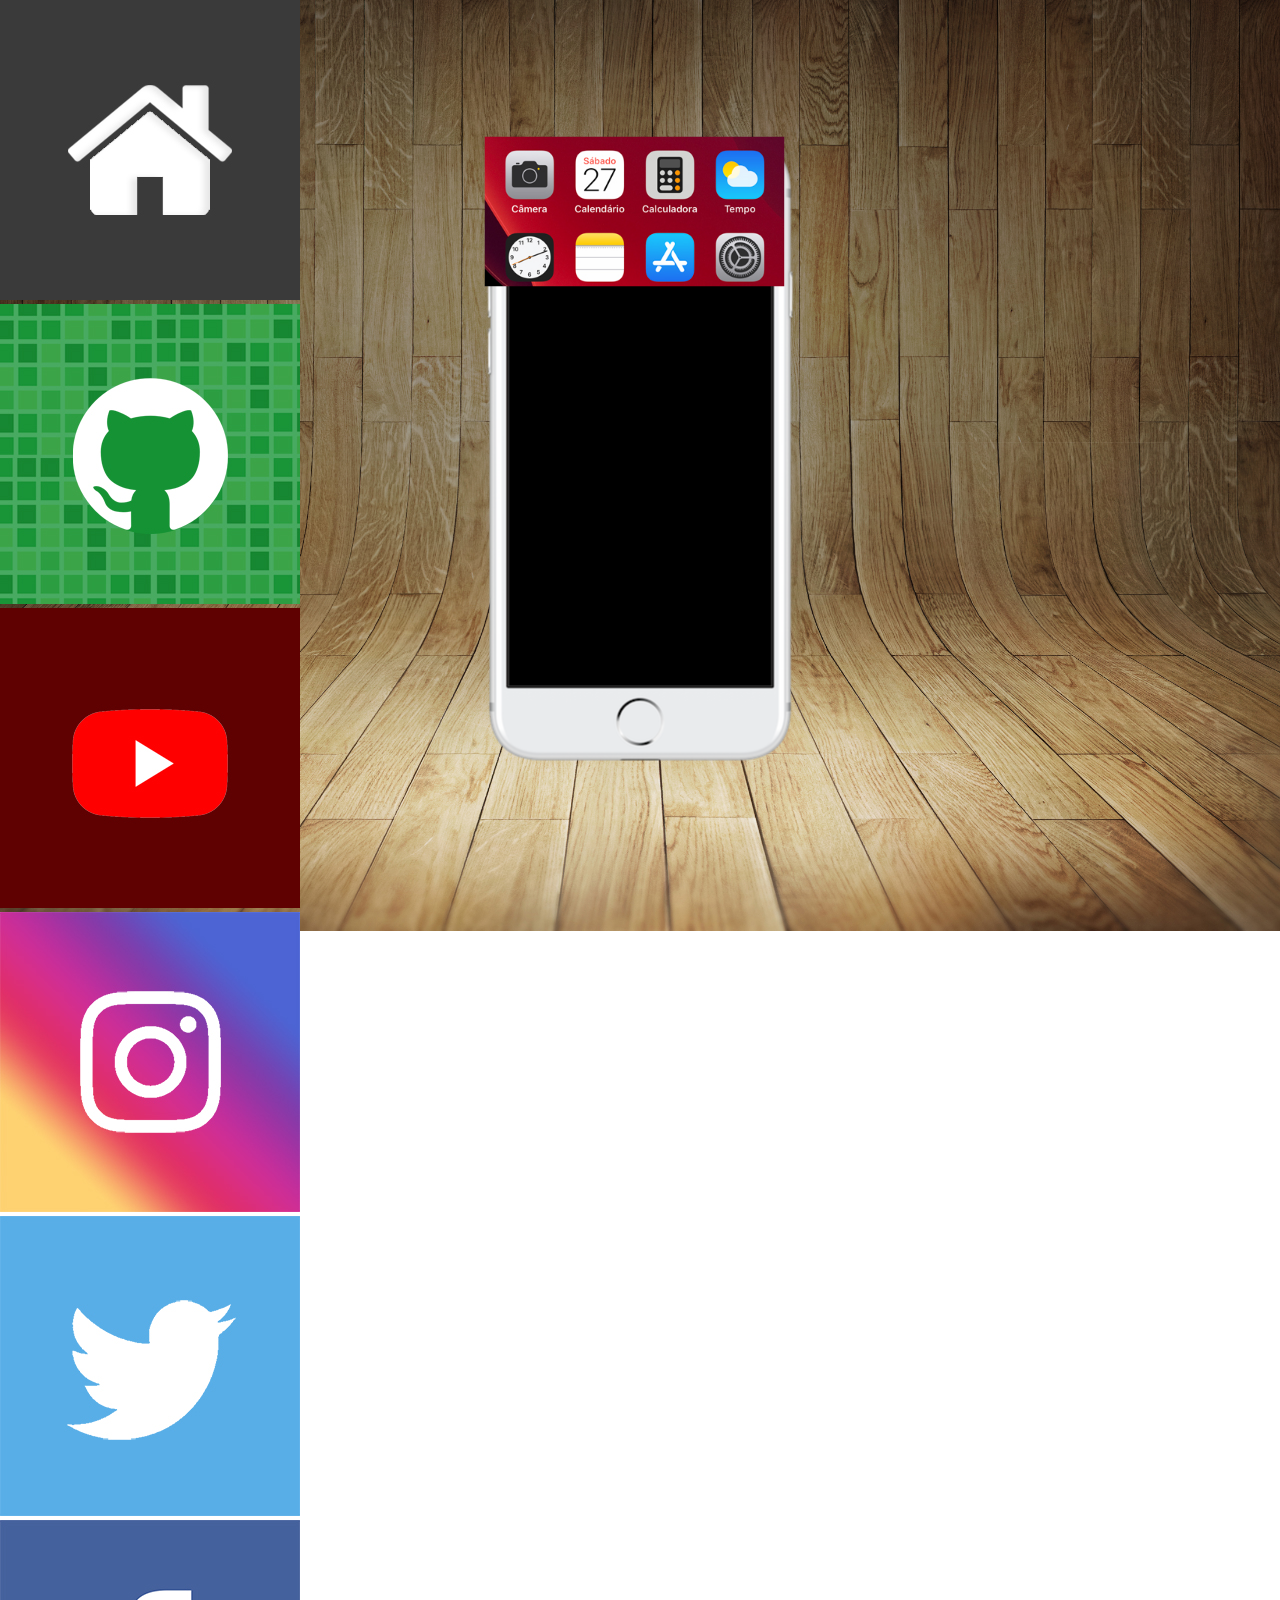
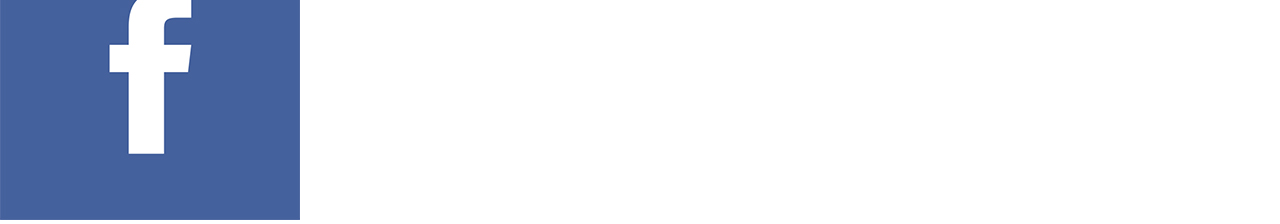
<file: index.html>
<!DOCTYPE html>
<html lang="en">
<head>
    <meta charset="UTF-8">
    <meta name="viewport" content="width=device-width, initial-scale=1.0">
    <link rel="shortcut icon" href="favicon.ico" type="image/x-icon">
    <link rel="stylesheet" href="estilo/style.css">
    <title>Projeto Redes Social</title>
</head>
<body>
    <main>
        <section id="telefone">
            <iframe src="home.html" frameborder="0" name="tela" id="tela">
                Seu nave navergador não é compativel
            </iframe>
        </section>
        <section id="redes-sociais">
            <a href="home.html" target="tela"><img src="imagens/logo-home.jpg" alt=""></a> <br>
            <a href="git.html" target="tela"><img src="imagens/logo-github.jpg" alt=""></a> <br>
            <a href="yout.html" target="tela"><img src="imagens/logo-youtube.jpg" alt=""></a> <br>
            <a href="ista.html" target="tela"><img src="imagens/logo-instagram.jpg" alt=""></a> <br>
            <a href="#" target="tela"><img src="imagens/logo-twitter.jpg" alt=""></a> <br>
            <a href="#" target="tela"><img src="imagens/logo-facebook.jpg" alt=""></a>
        </section>
    </main>
</body>
</html>
</file>
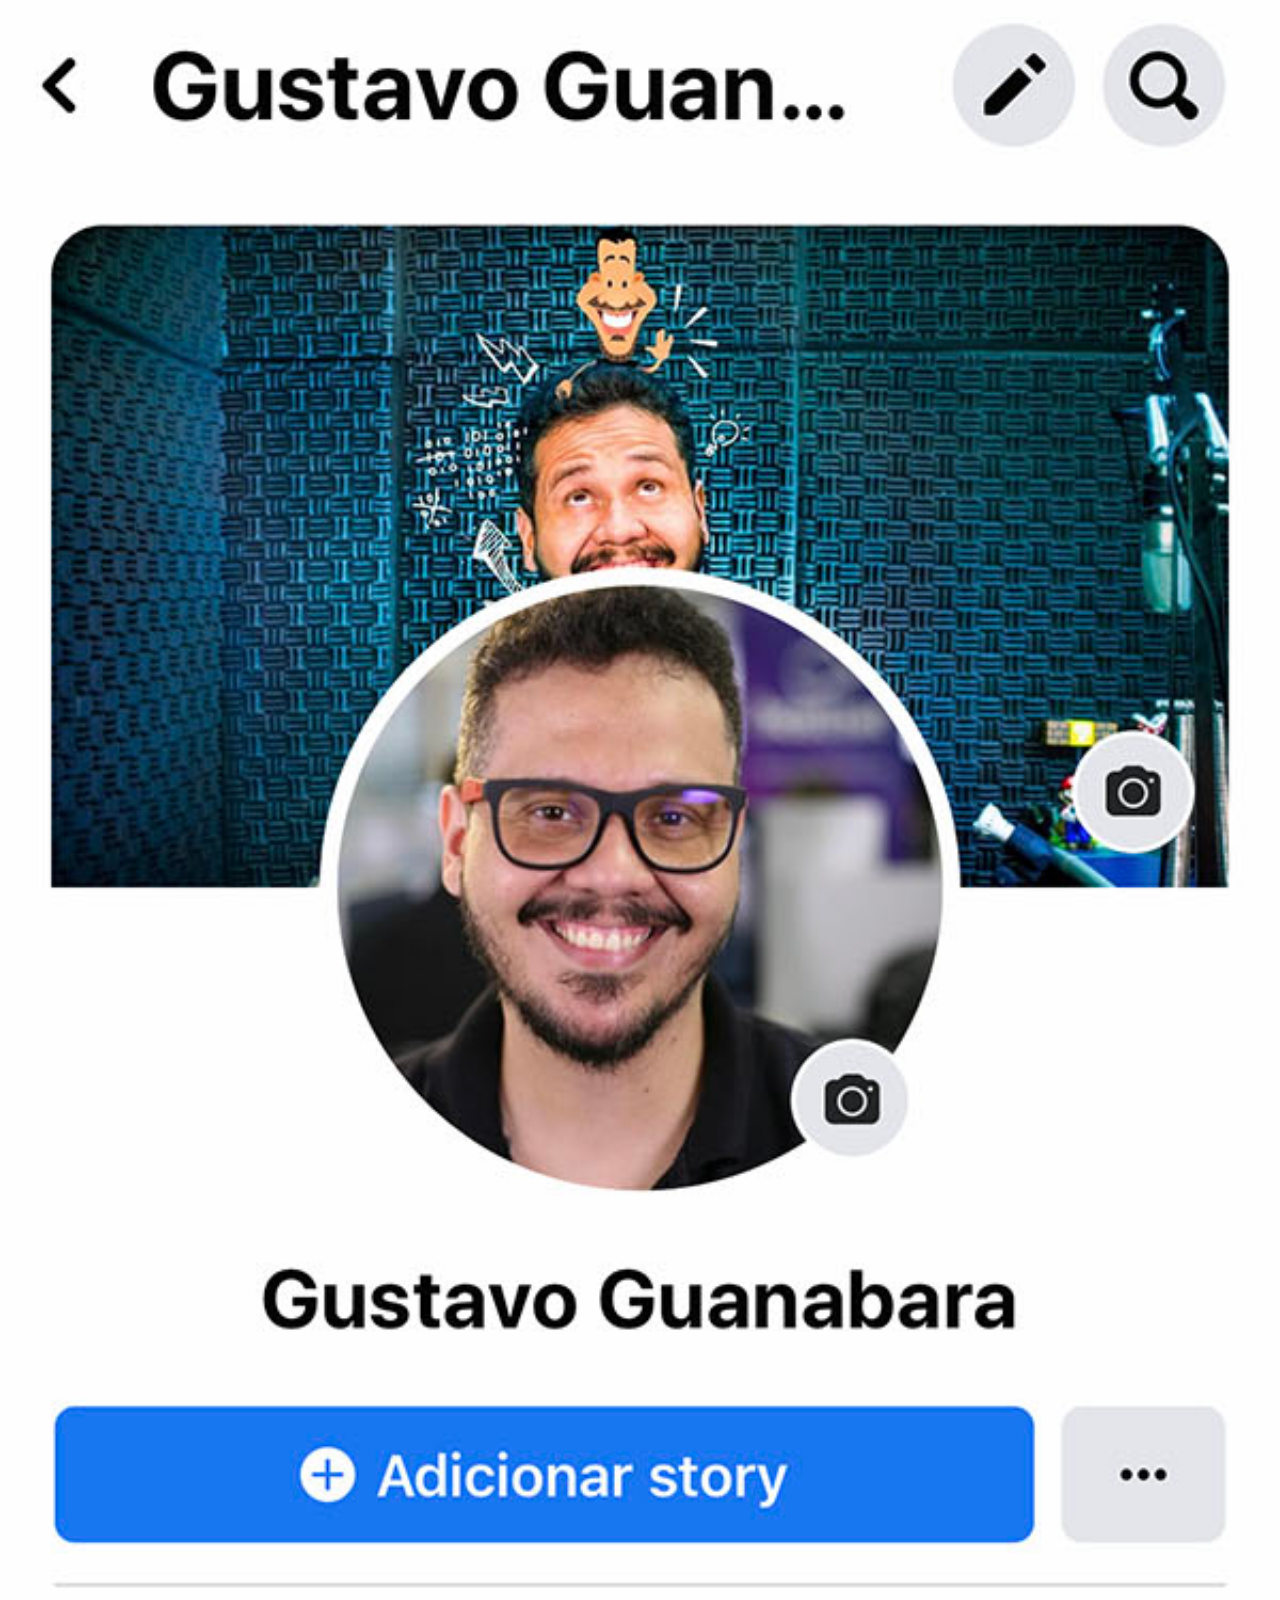
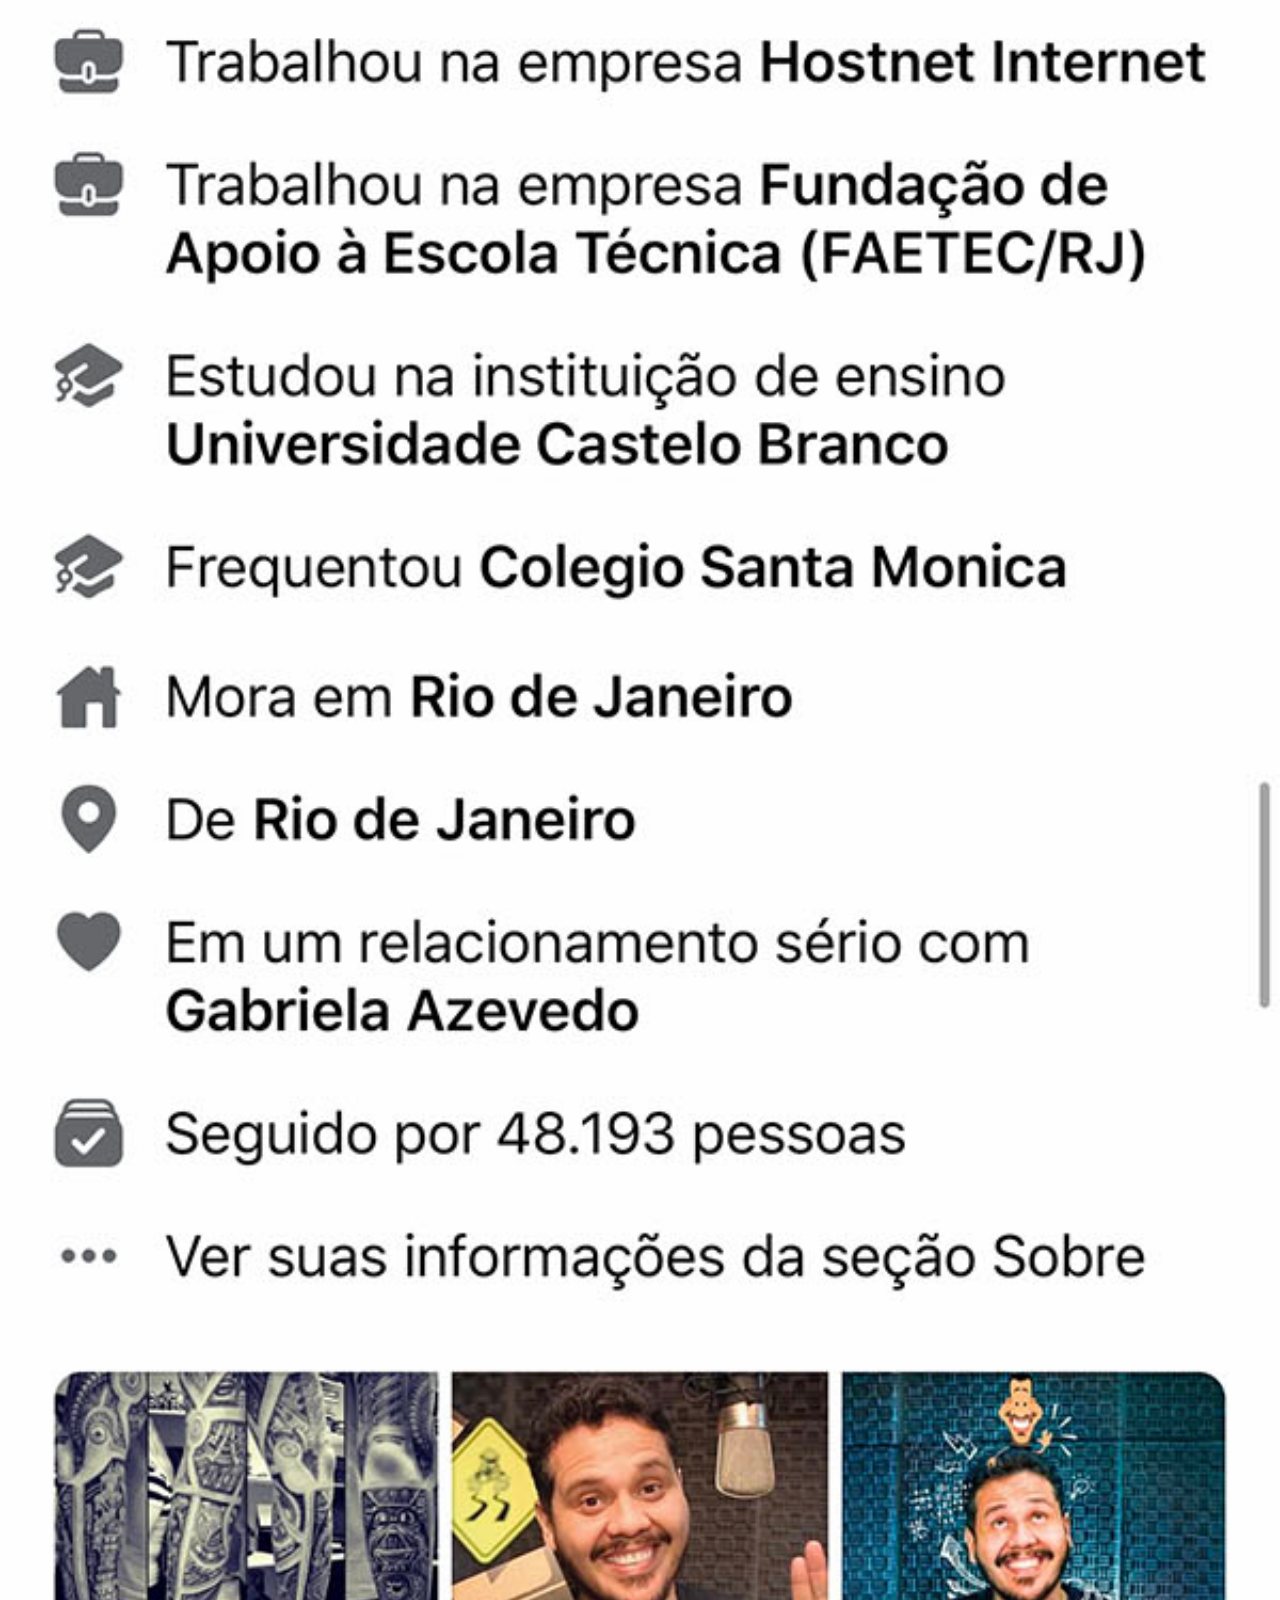
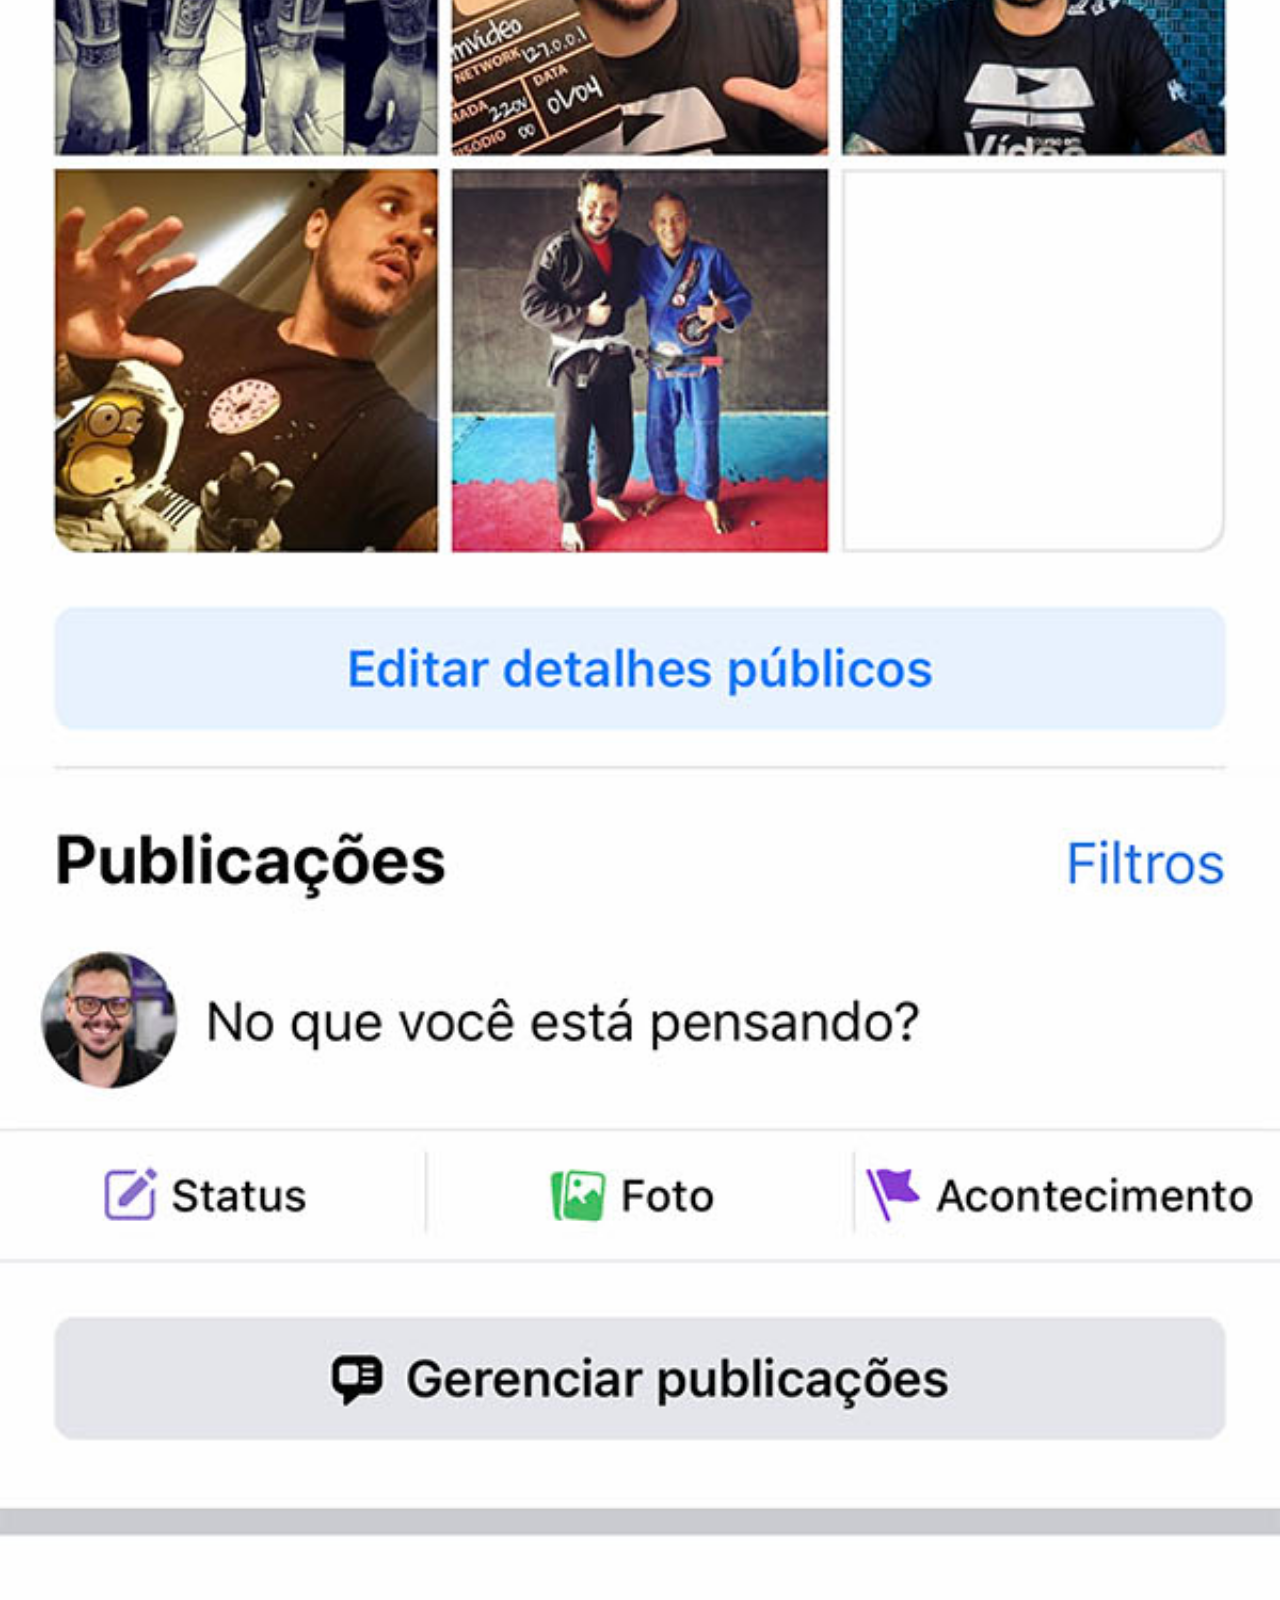
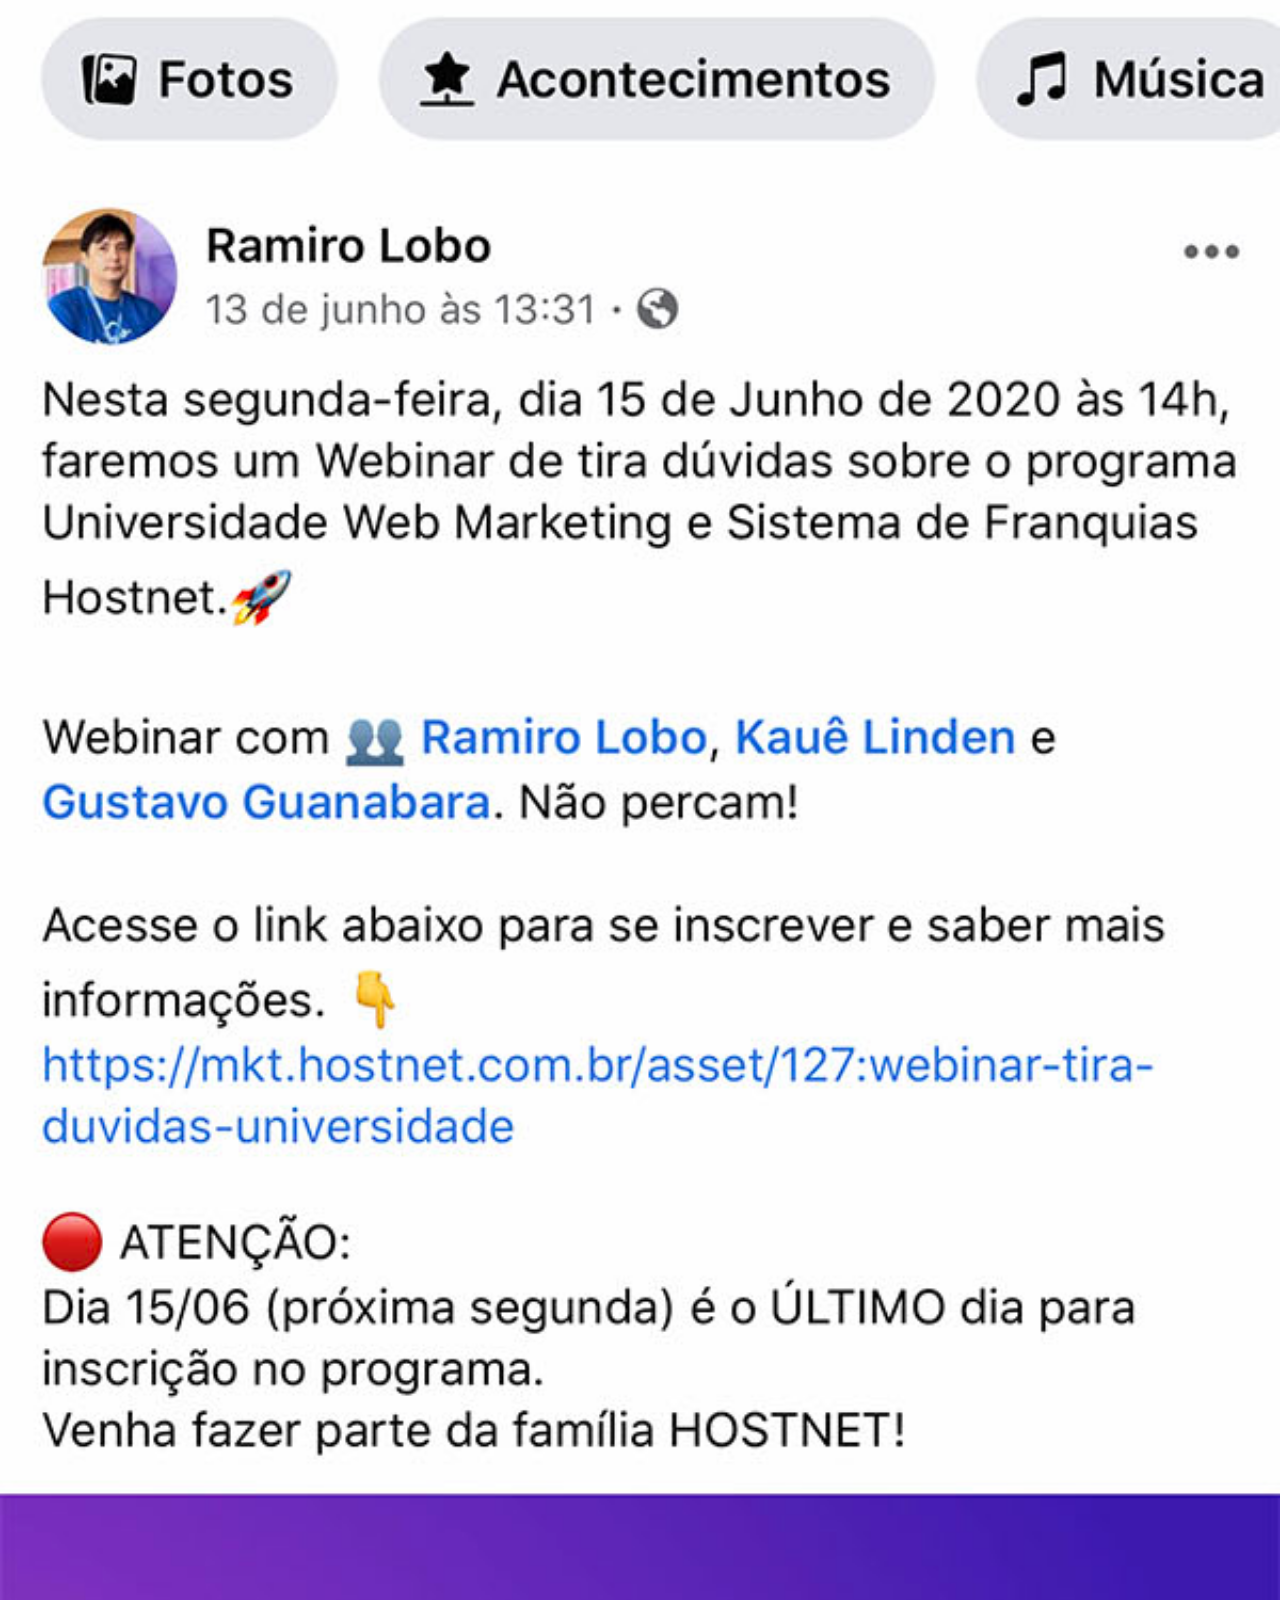
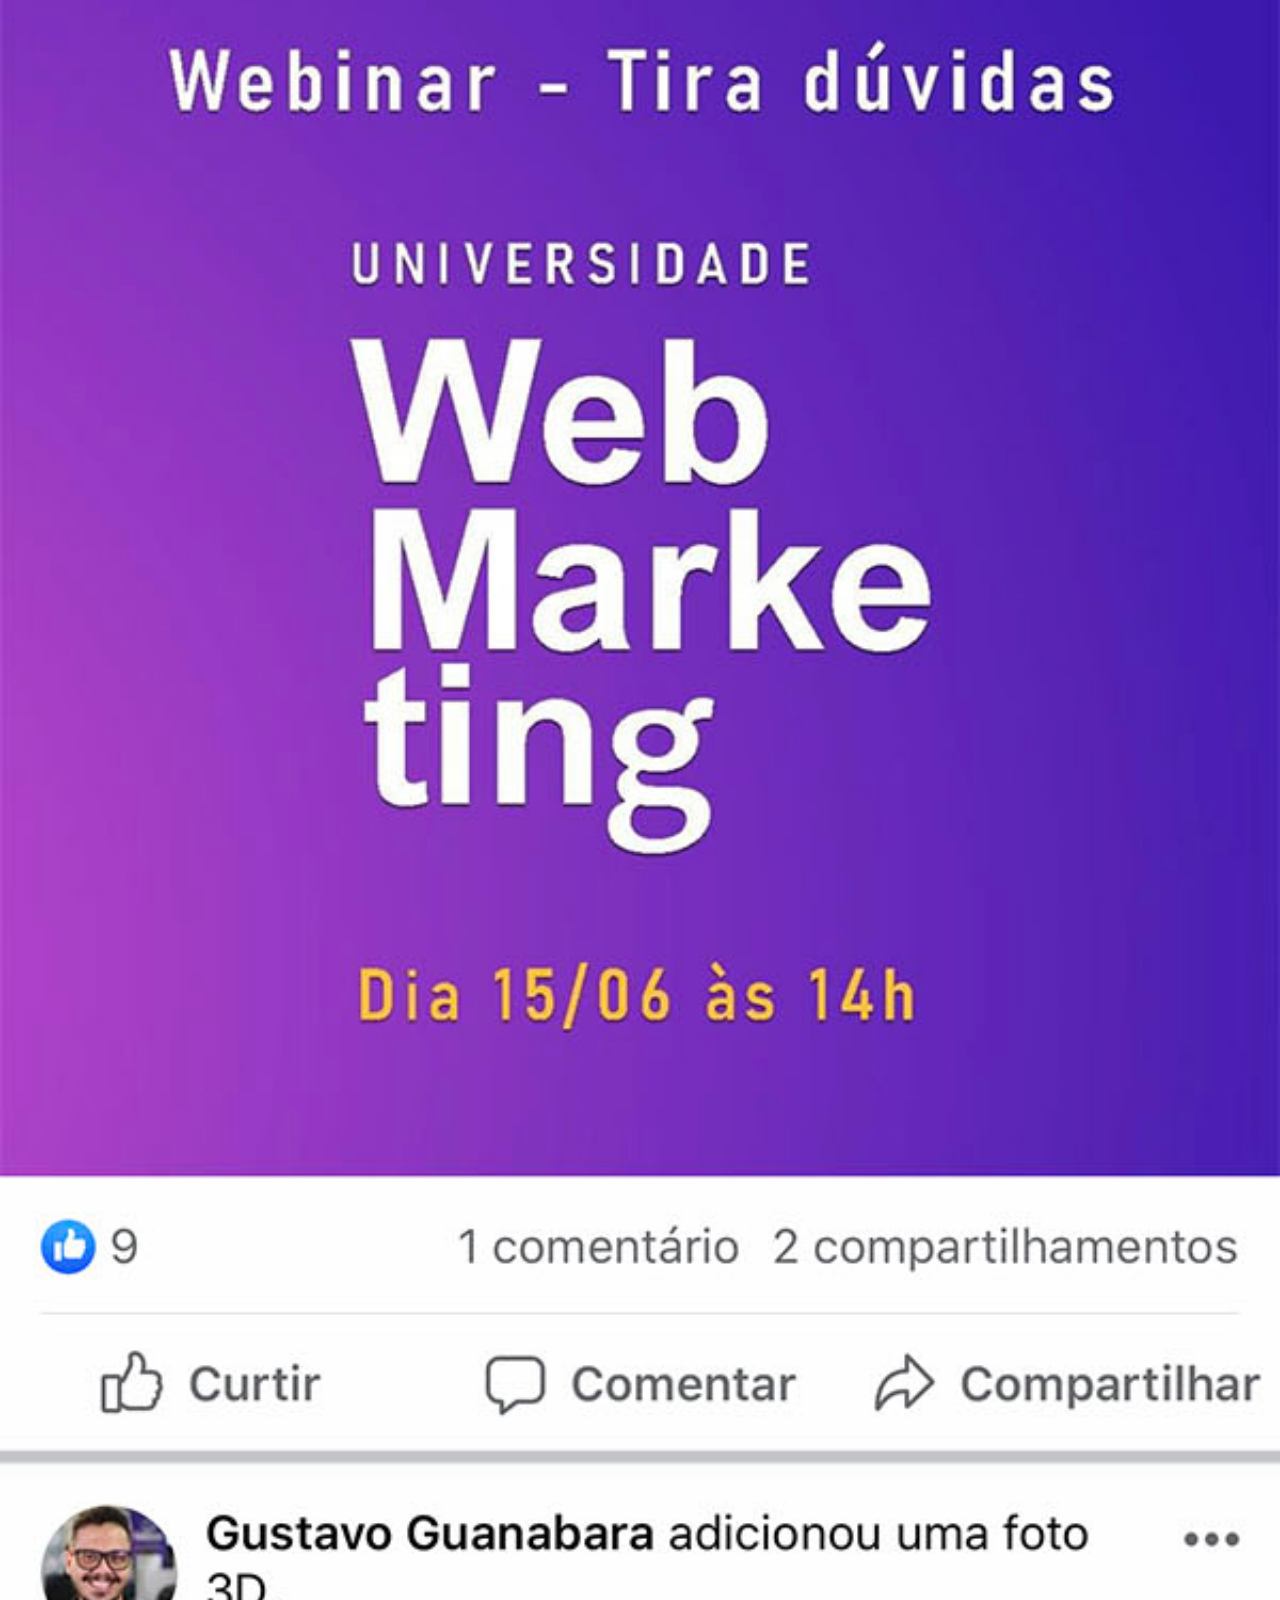
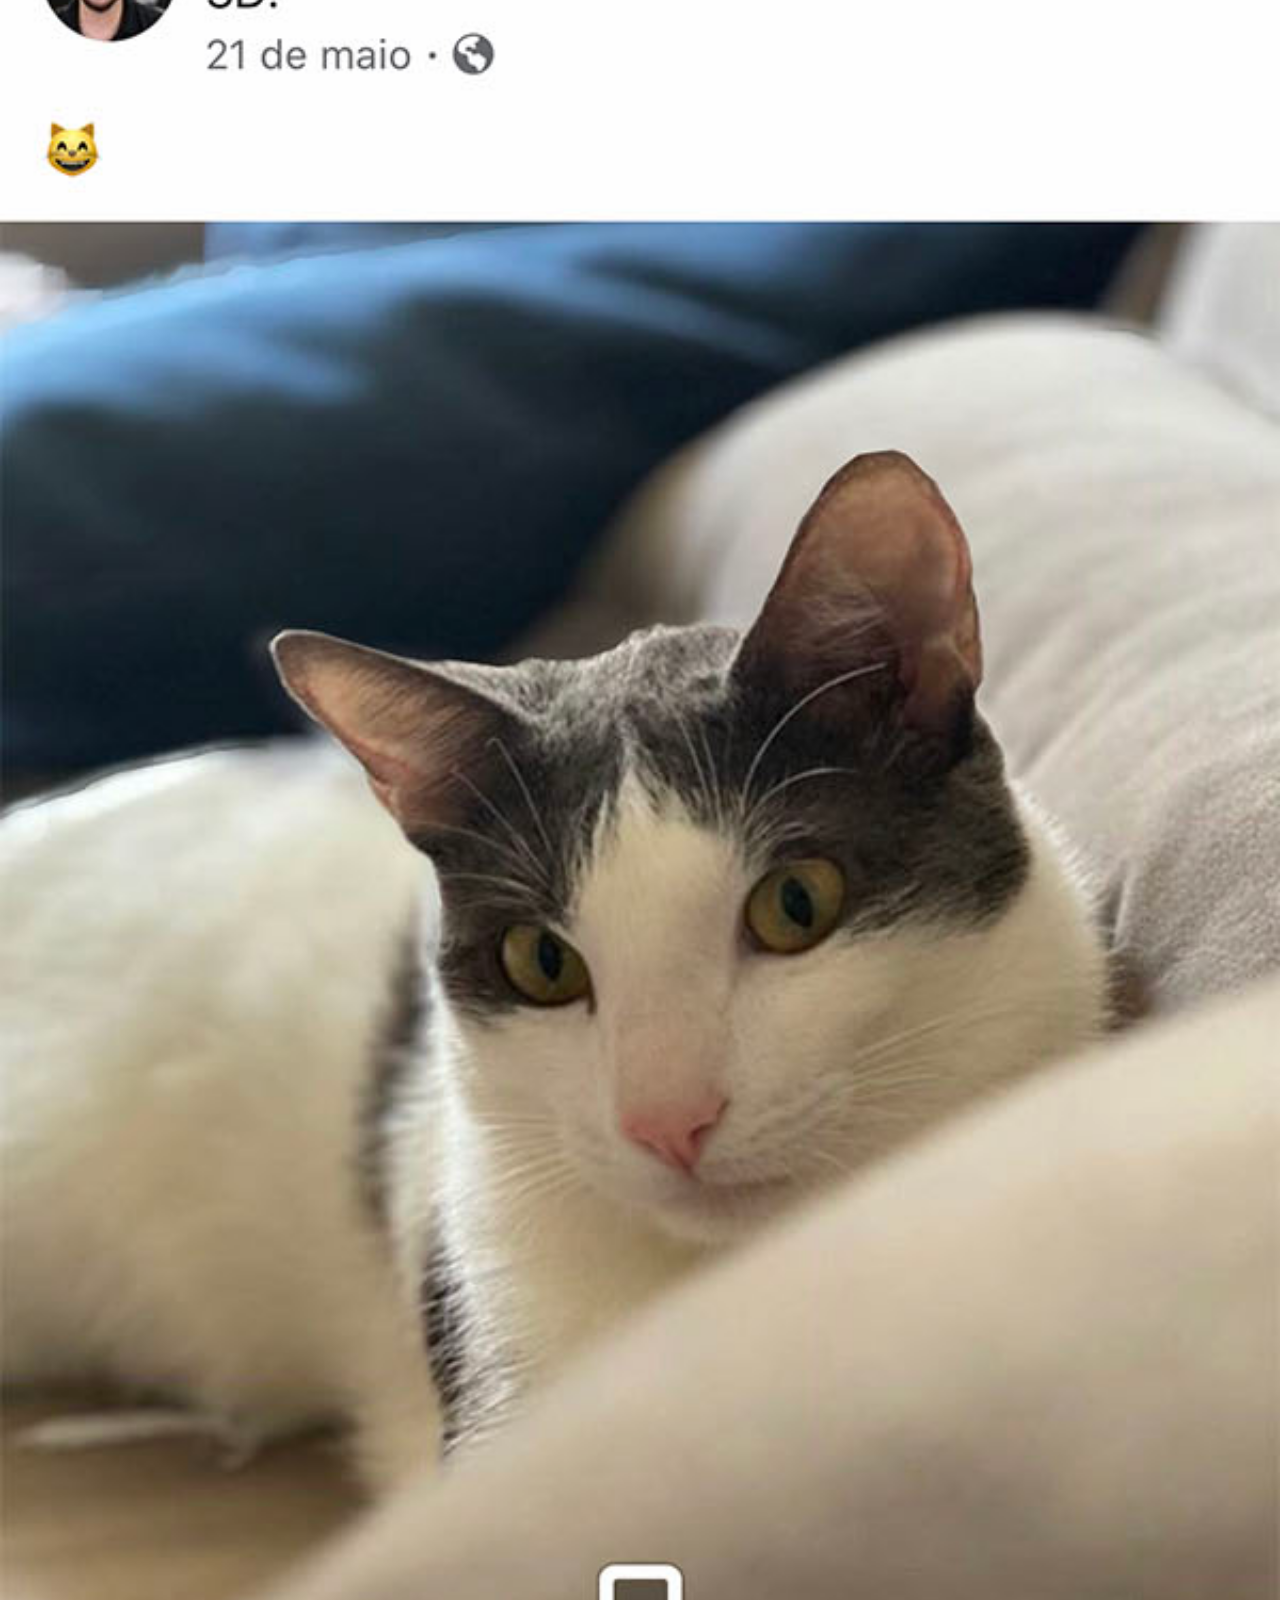
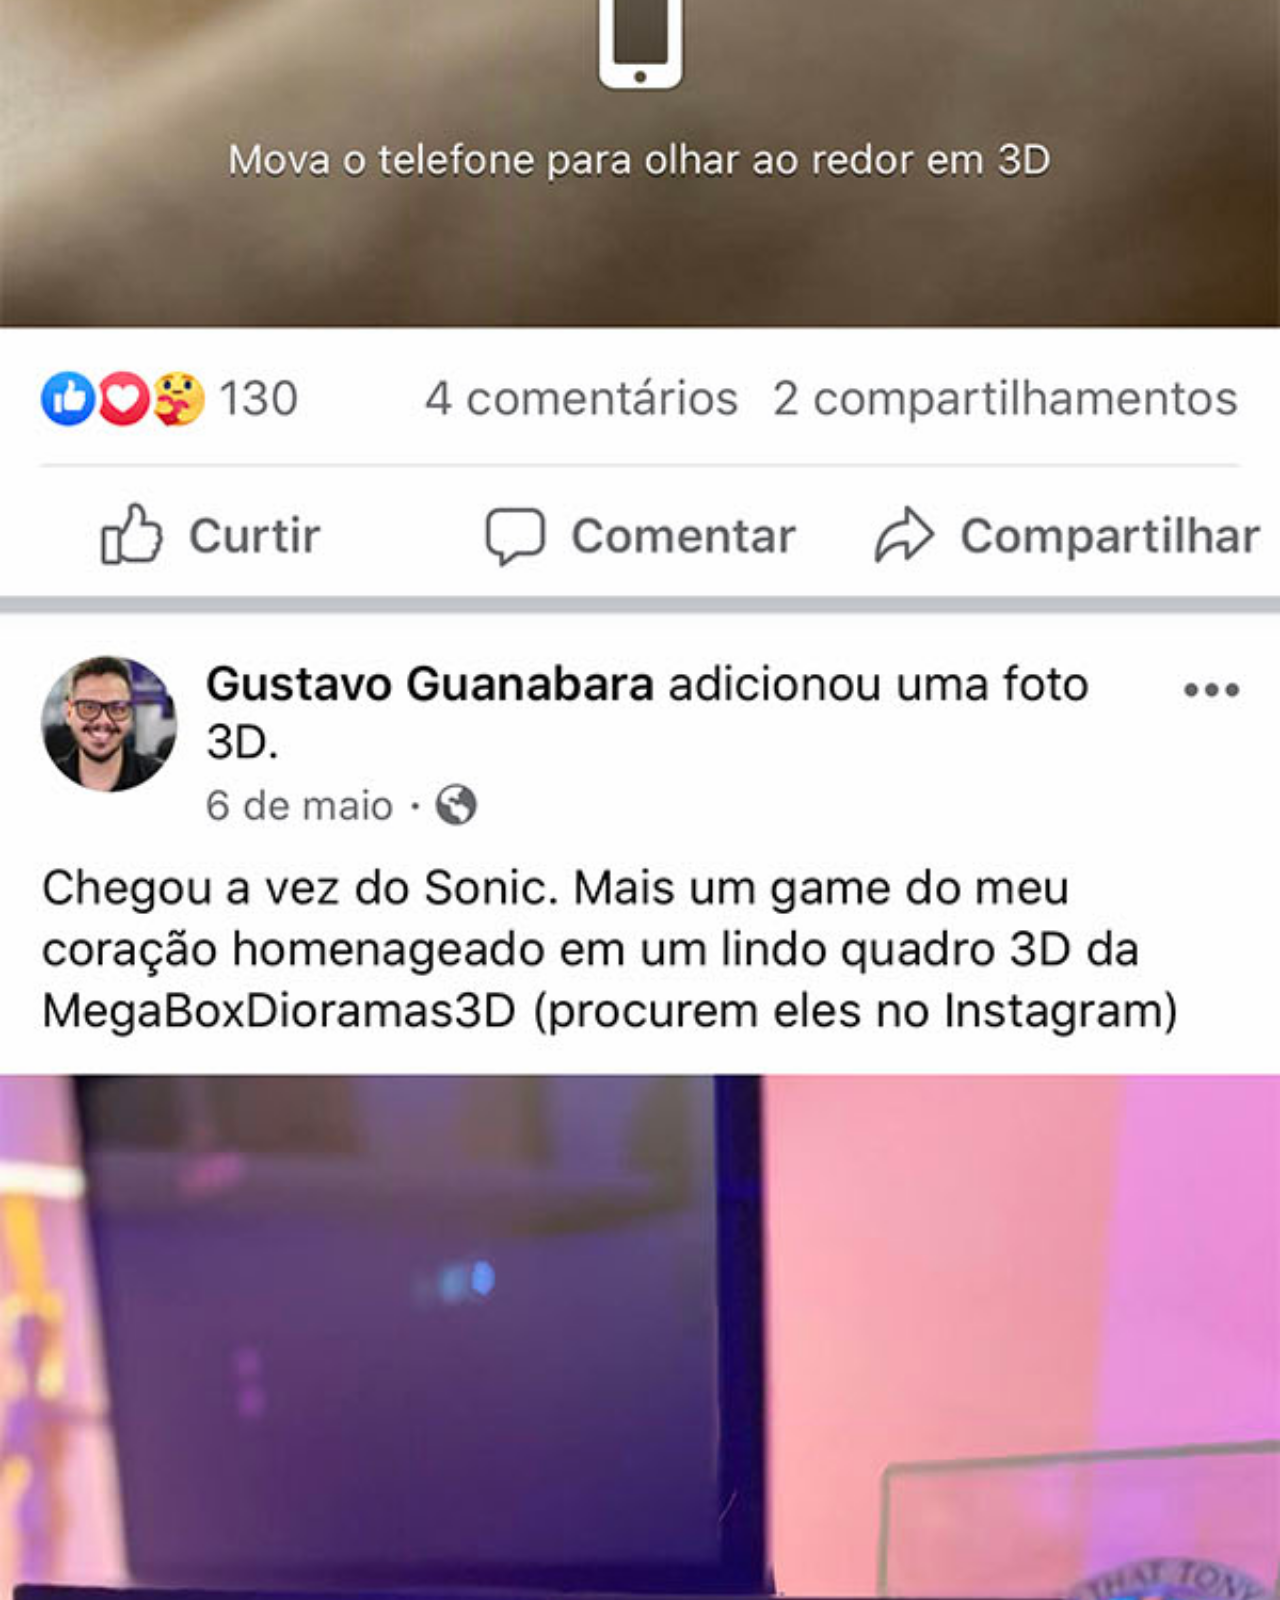
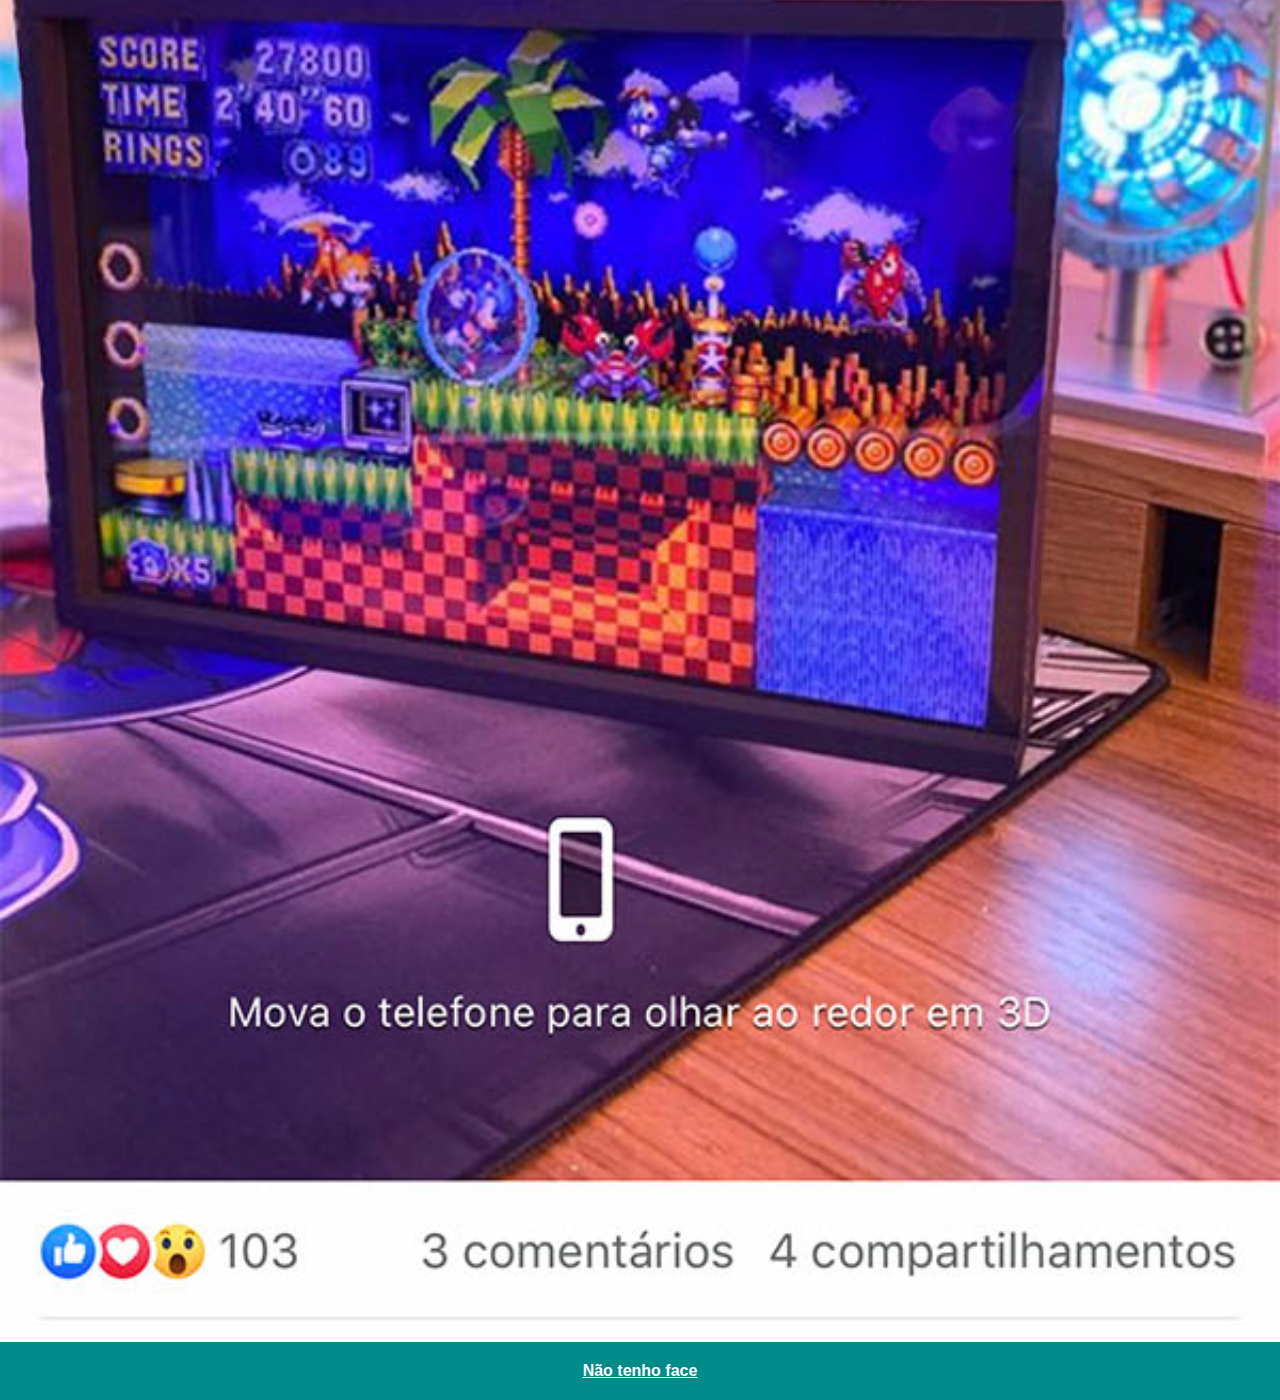
<file: facebok.html>
<!DOCTYPE html>
<html lang="en">
<head>
    <meta charset="UTF-8">
    <meta name="viewport" content="width=device-width, initial-scale=1.0">
    <title>facebok</title>
    <link rel="stylesheet" href="estilo/social.css">
</head>
<body>
    <img src="imagens/tela-facebook.jpg" alt="">
    <a href="#">Não tenho face</a>
</body>
</html>
</file>
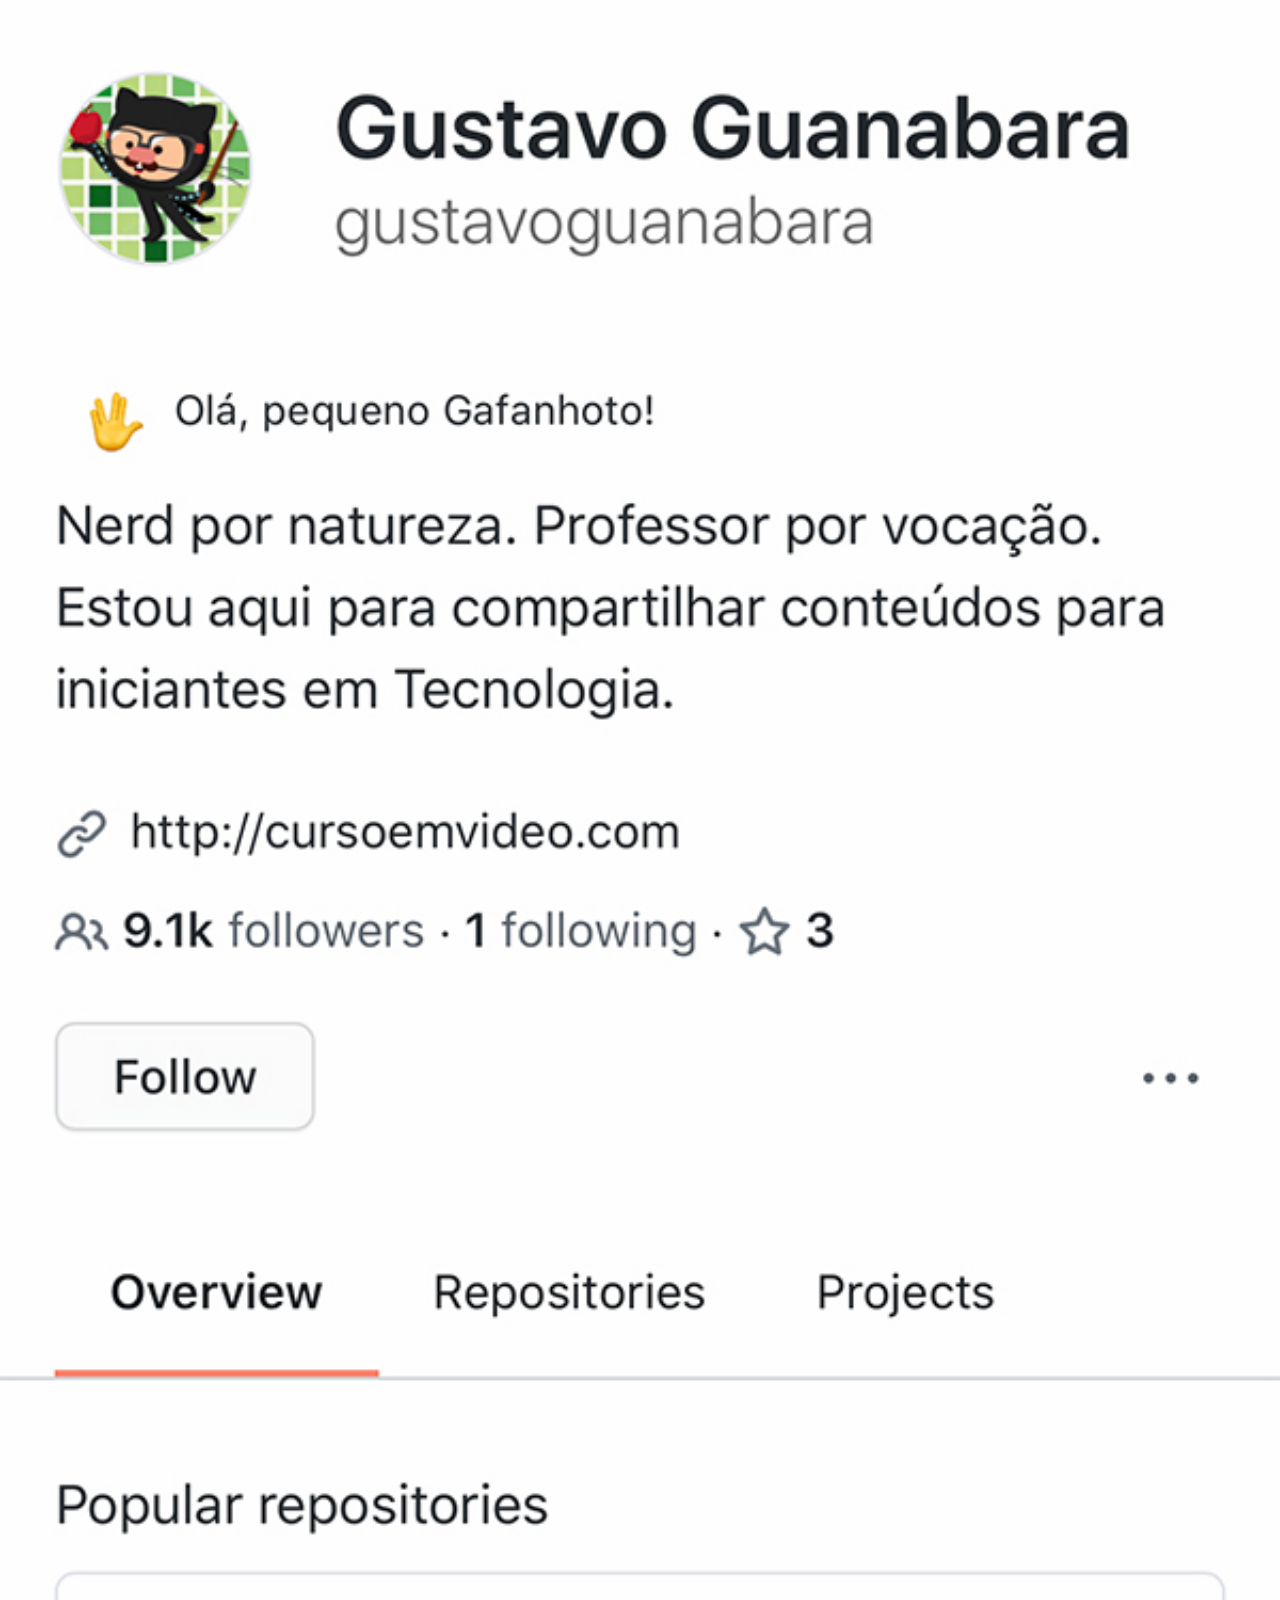
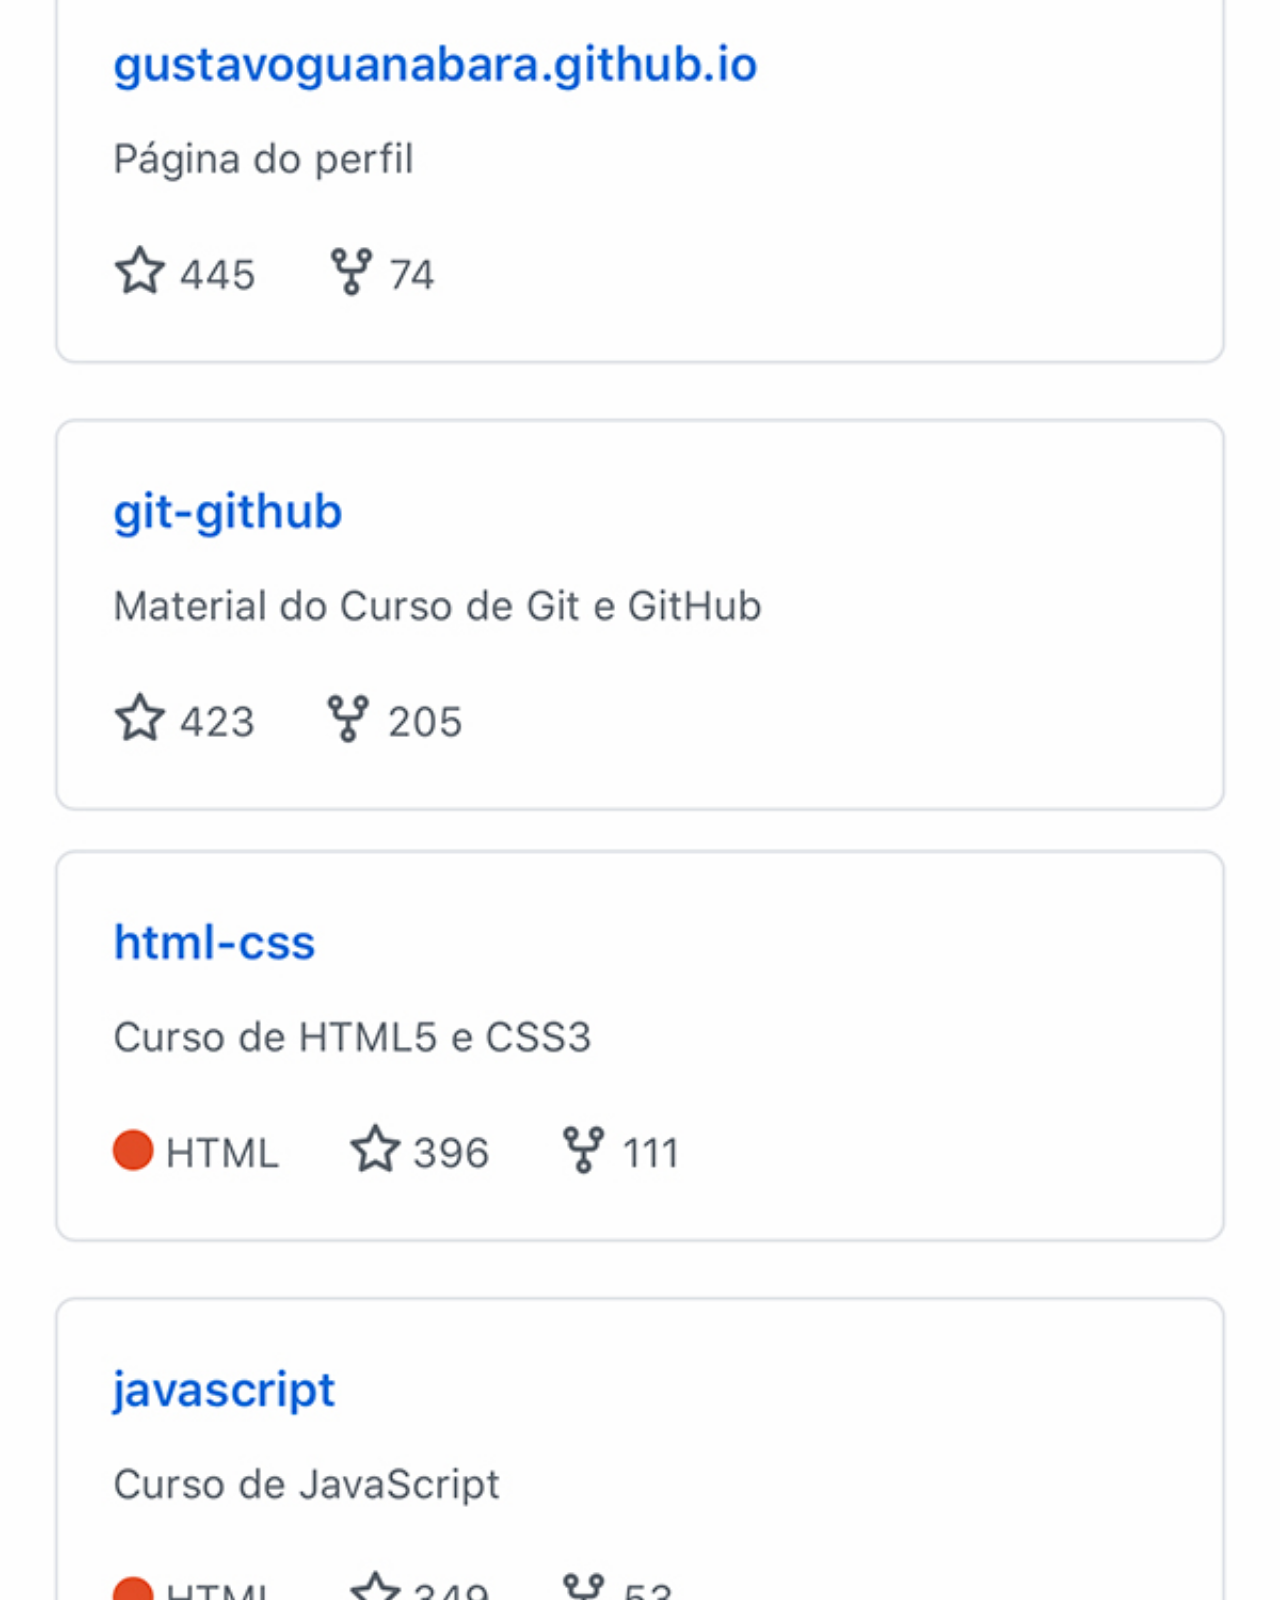
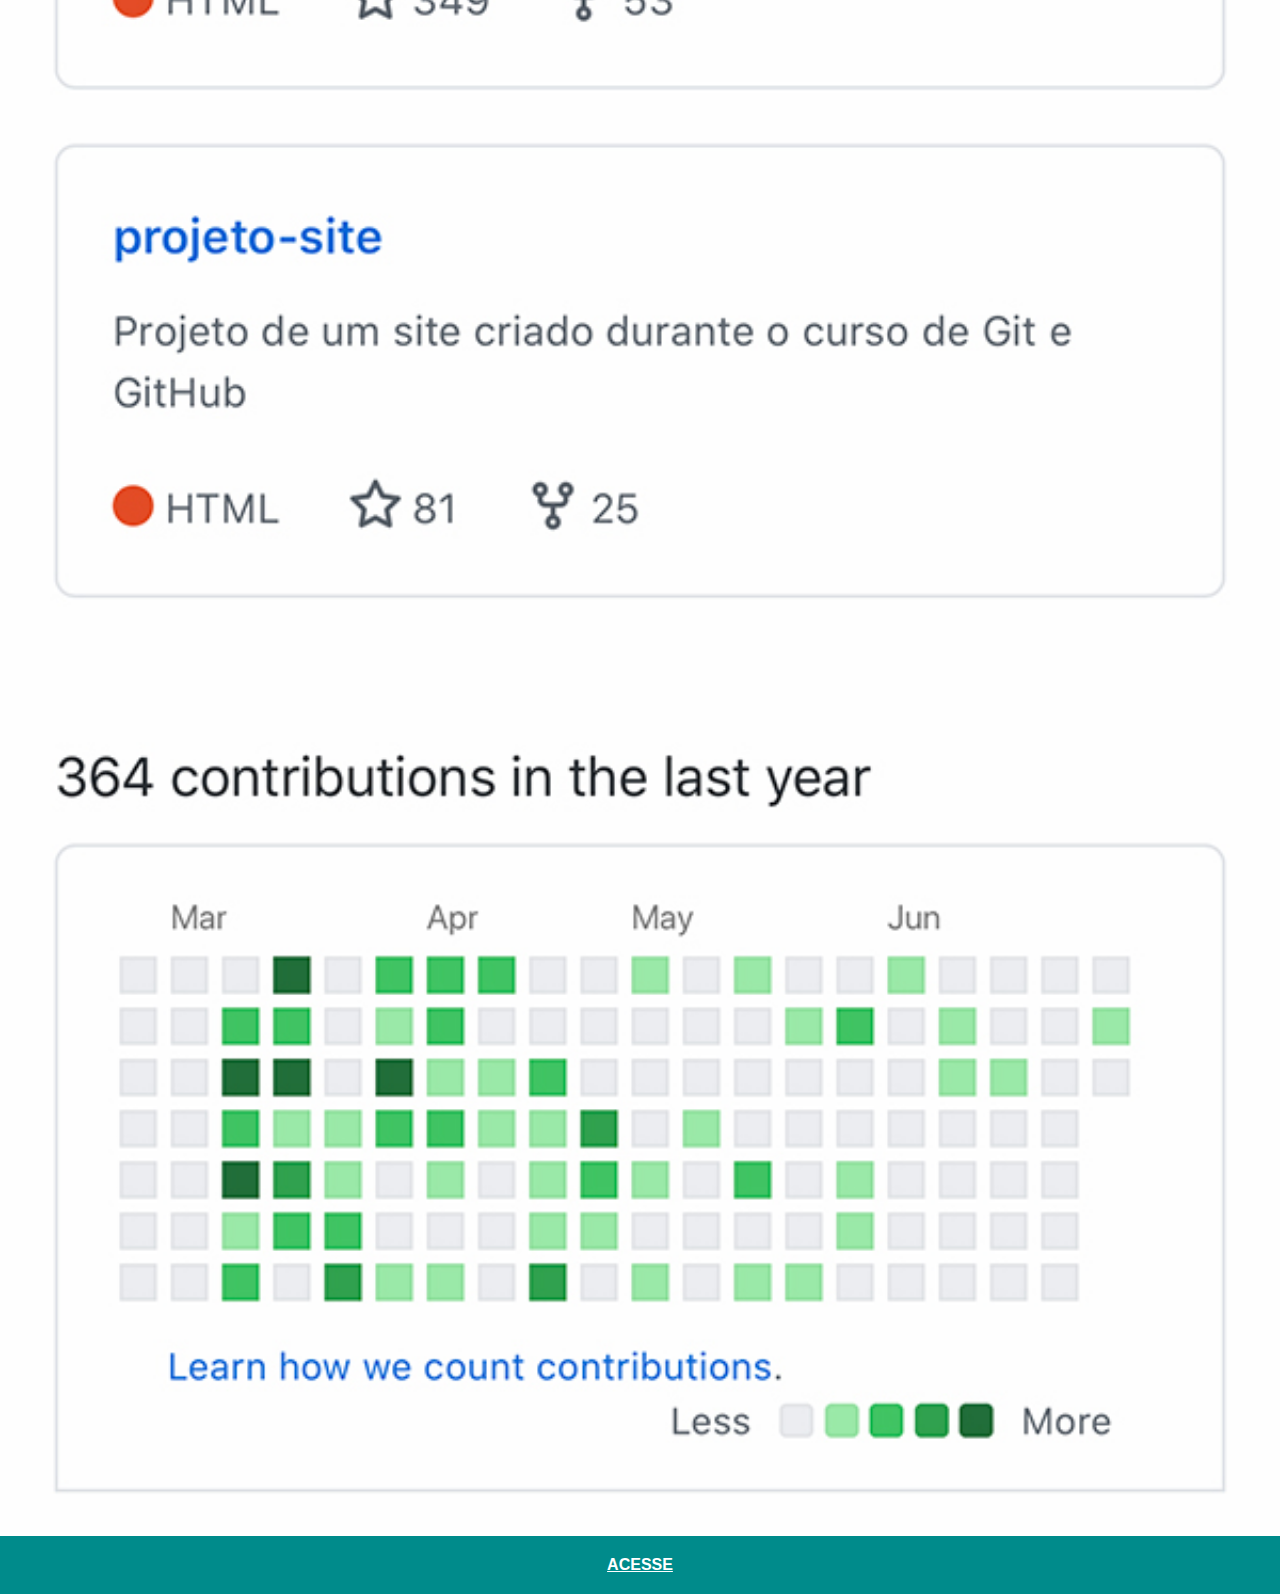
<file: git.html>
<!DOCTYPE html>
<html lang="pt-br">
<head>
    <meta charset="UTF-8">
    <meta name="viewport" content="width=device-width, initial-scale=1.0">
    <title>Document</title>
    <link rel="stylesheet" href="estilo/social.css">
</head>
<body>
    <img src="imagens/tela-github.jpg" alt="github">
    <a href="https://github.com/lucaspaesl" target="_blank">ACESSE</a>
</body>
</html>
</file>
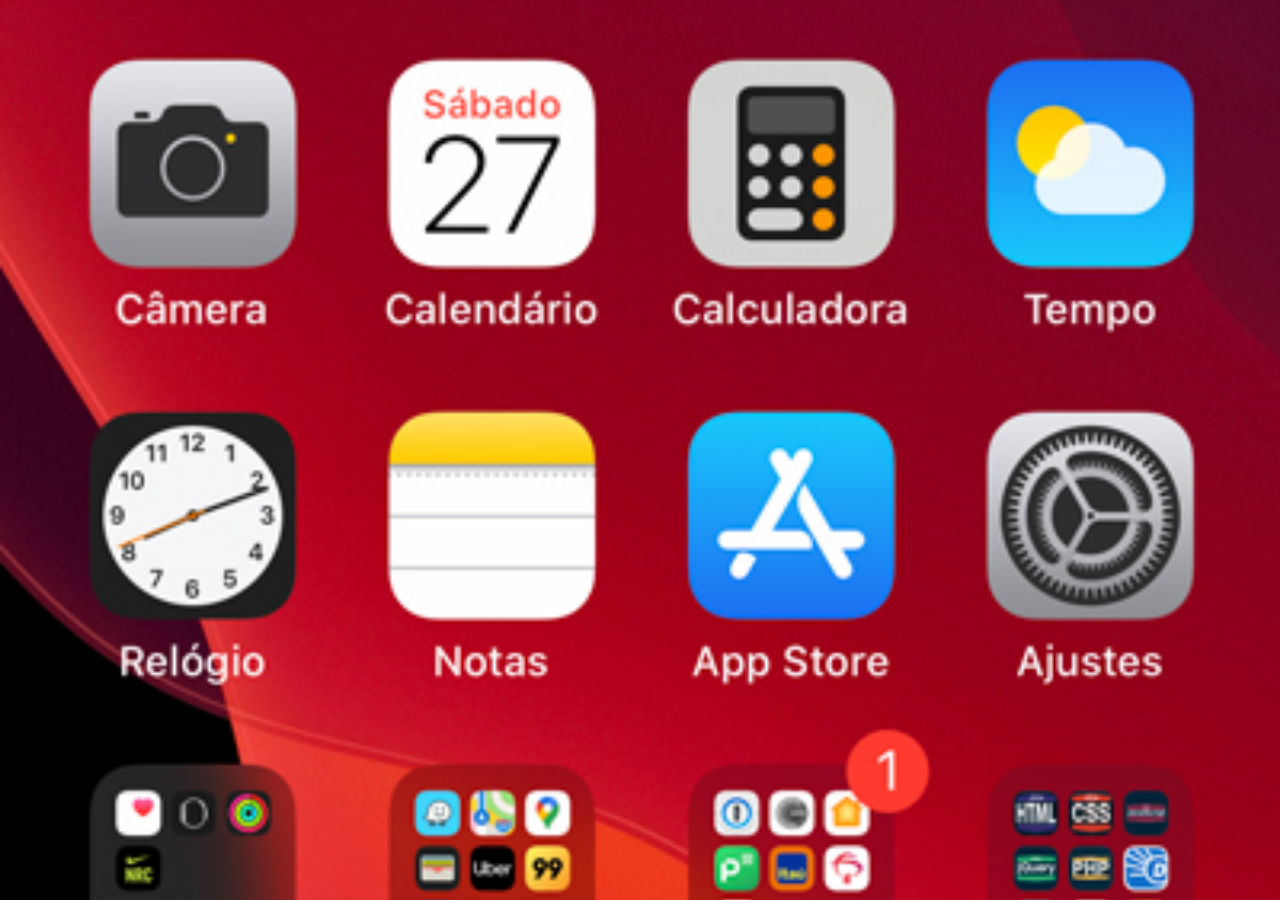
<file: home.html>
<!DOCTYPE html>
<html lang="en">
<head>
    <meta charset="UTF-8">
    <meta name="viewport" content="width=device-width, initial-scale=1.0">
    <title>Home </title>
    <style>
        *{
            margin: 0px;
            padding: 0px;
        }
        body{
            width: 100vw;
            height: 100vh;
            background-color: black;
            background: url(imagens/tela-home.jpg) no-repeat center top;
            background-size: cover;
        }
    </style>
</head>
<body>
    
</body>
</html>
</file>
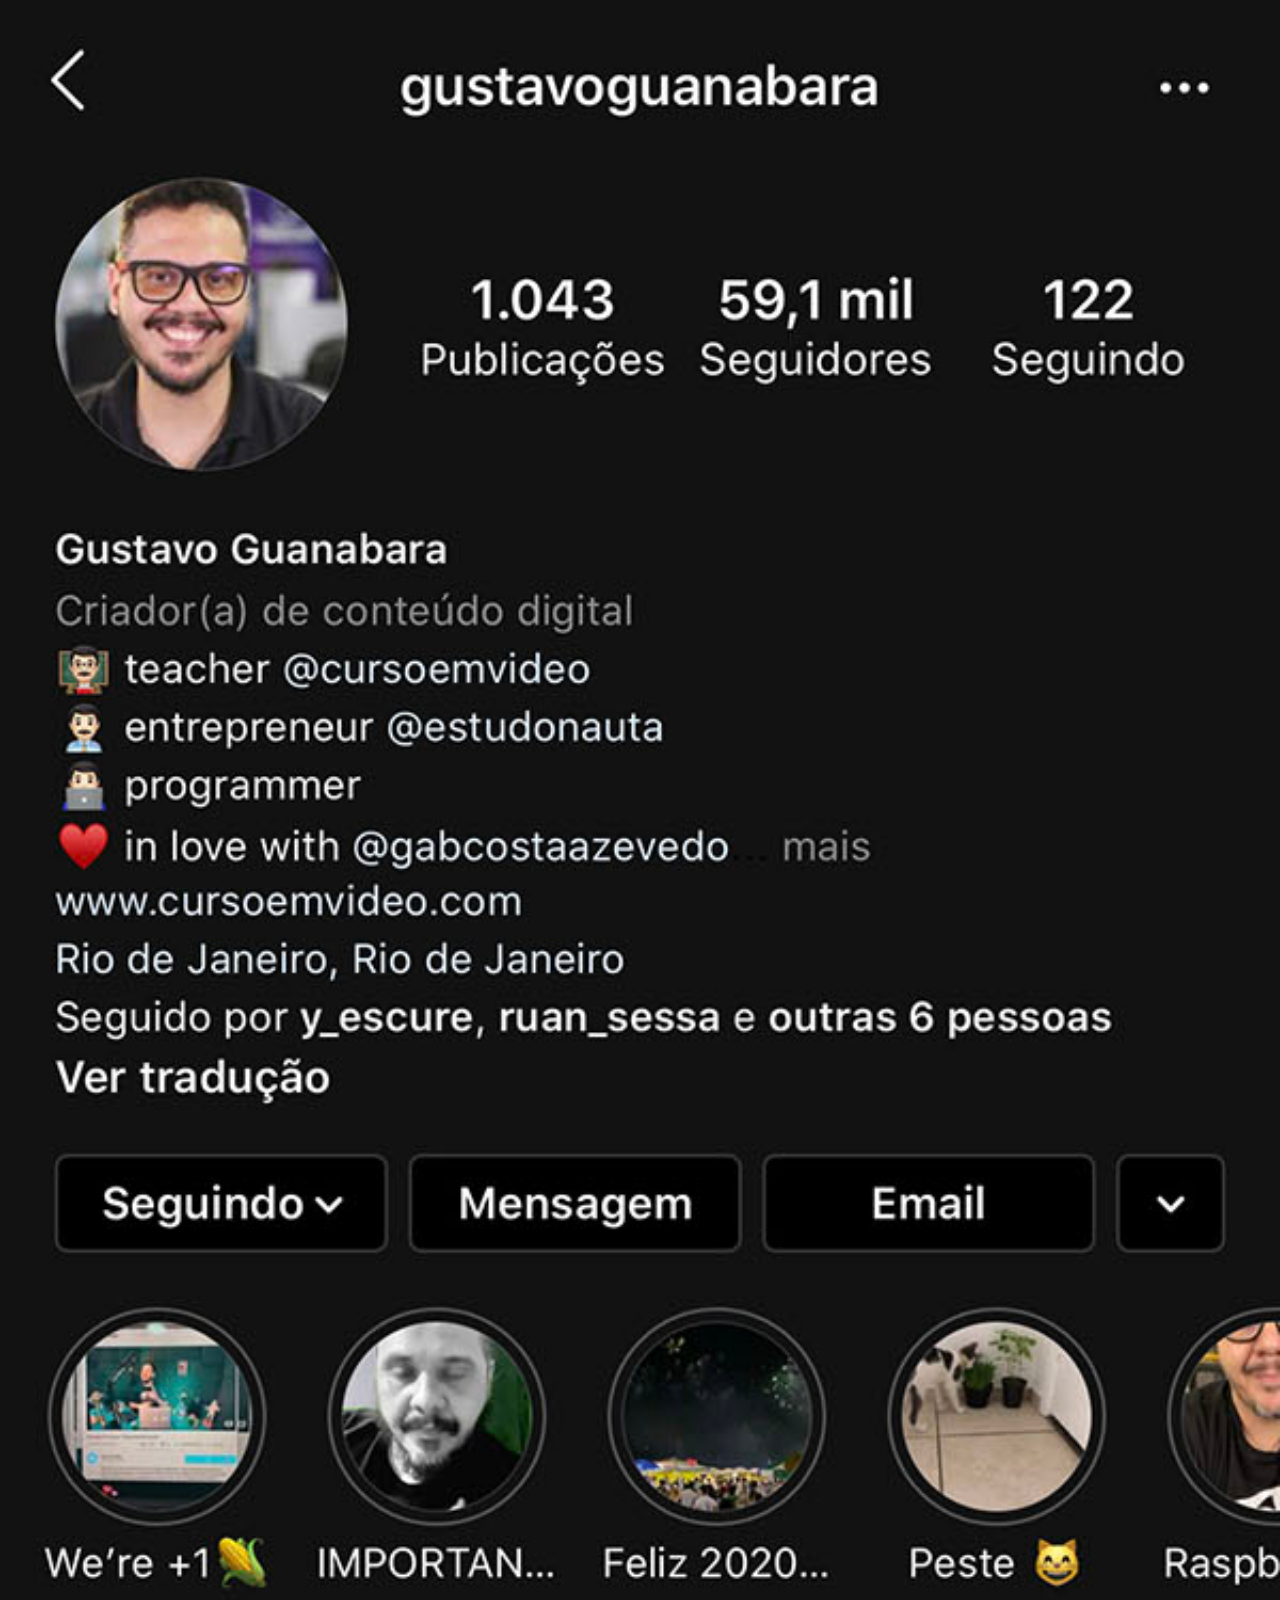
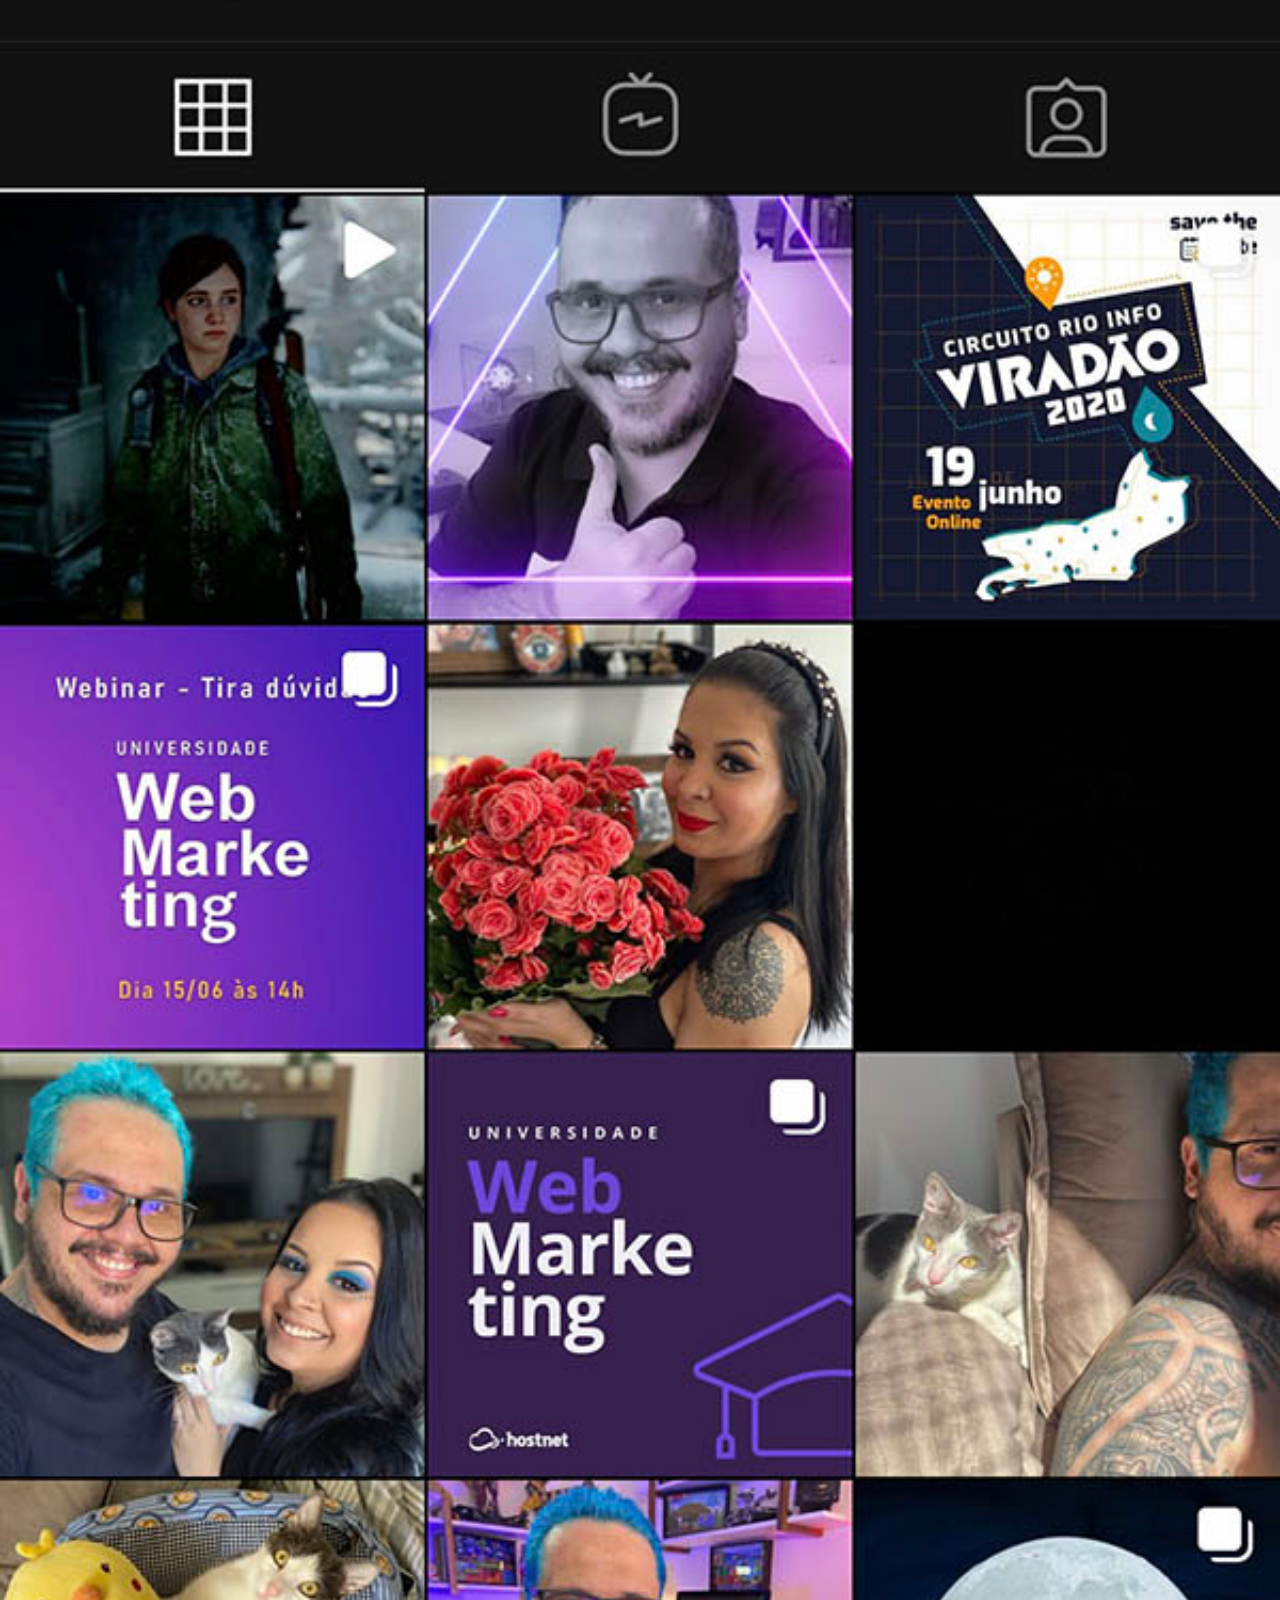
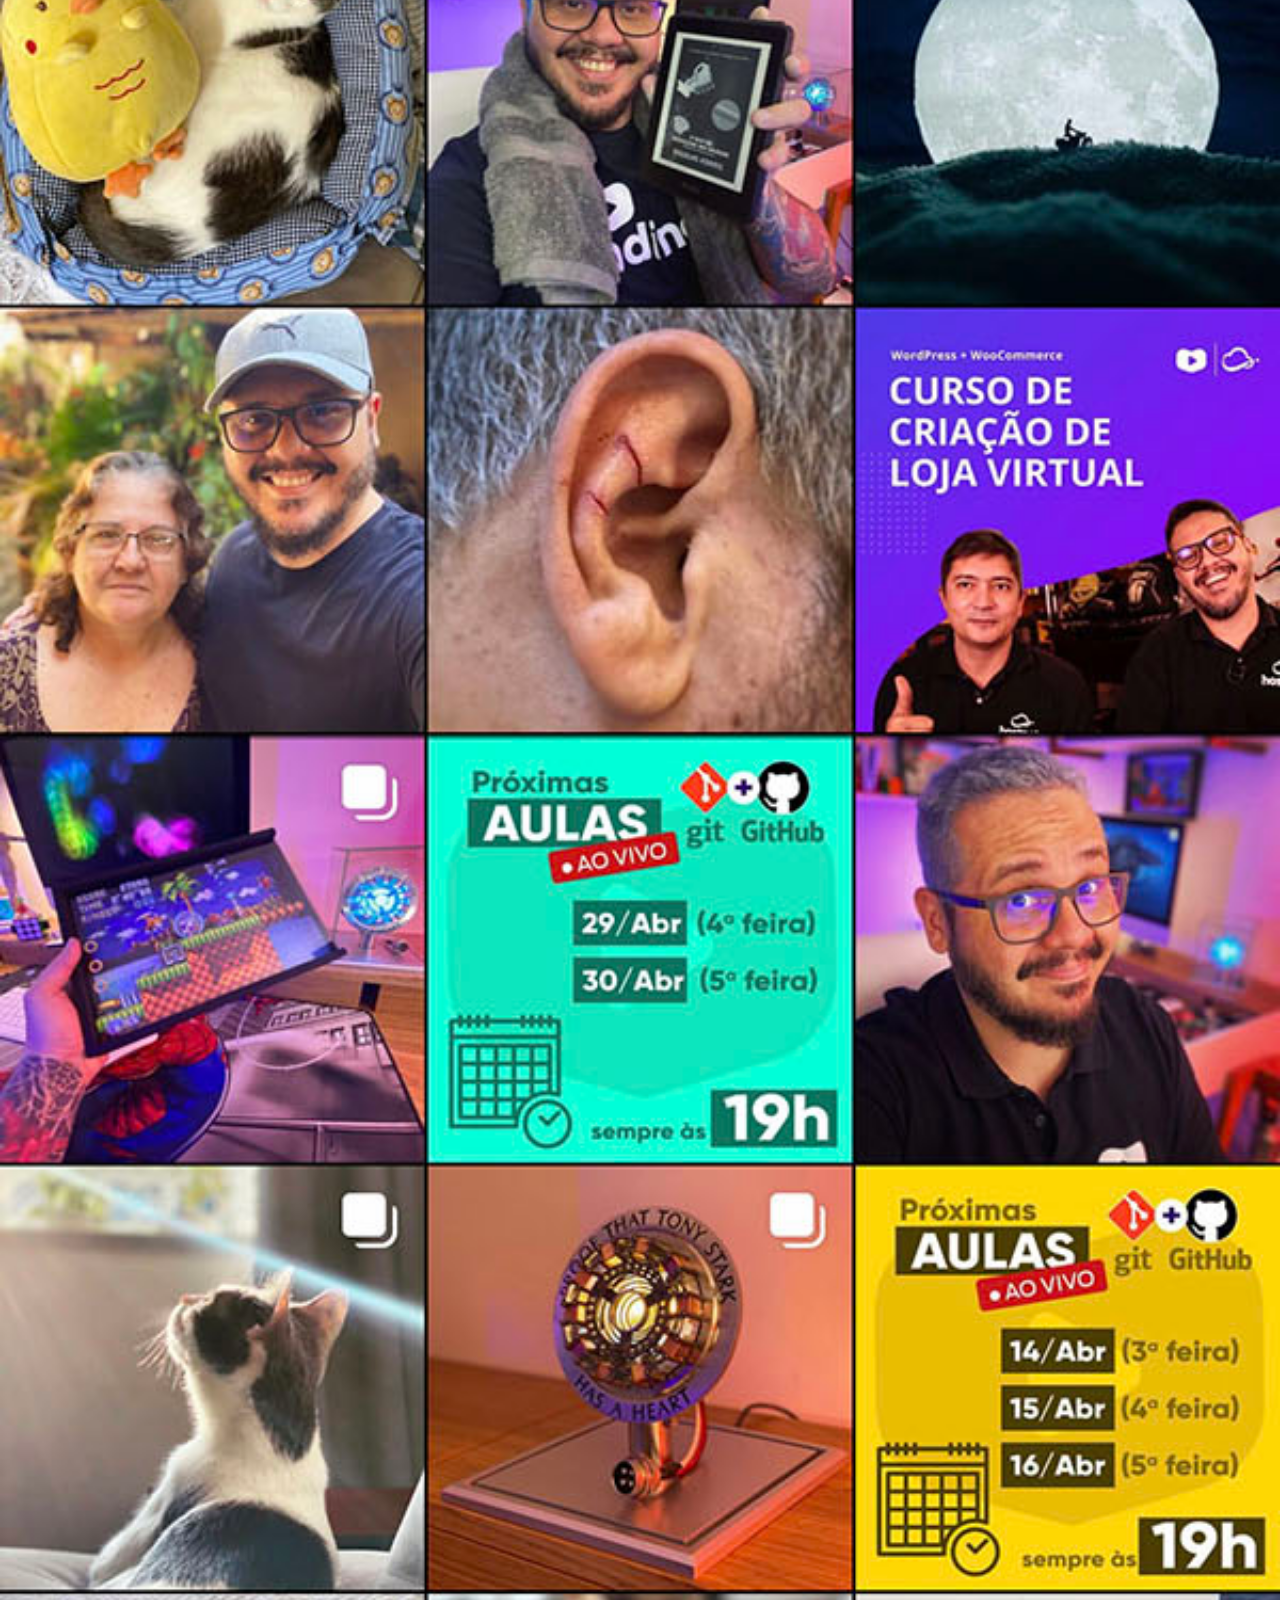
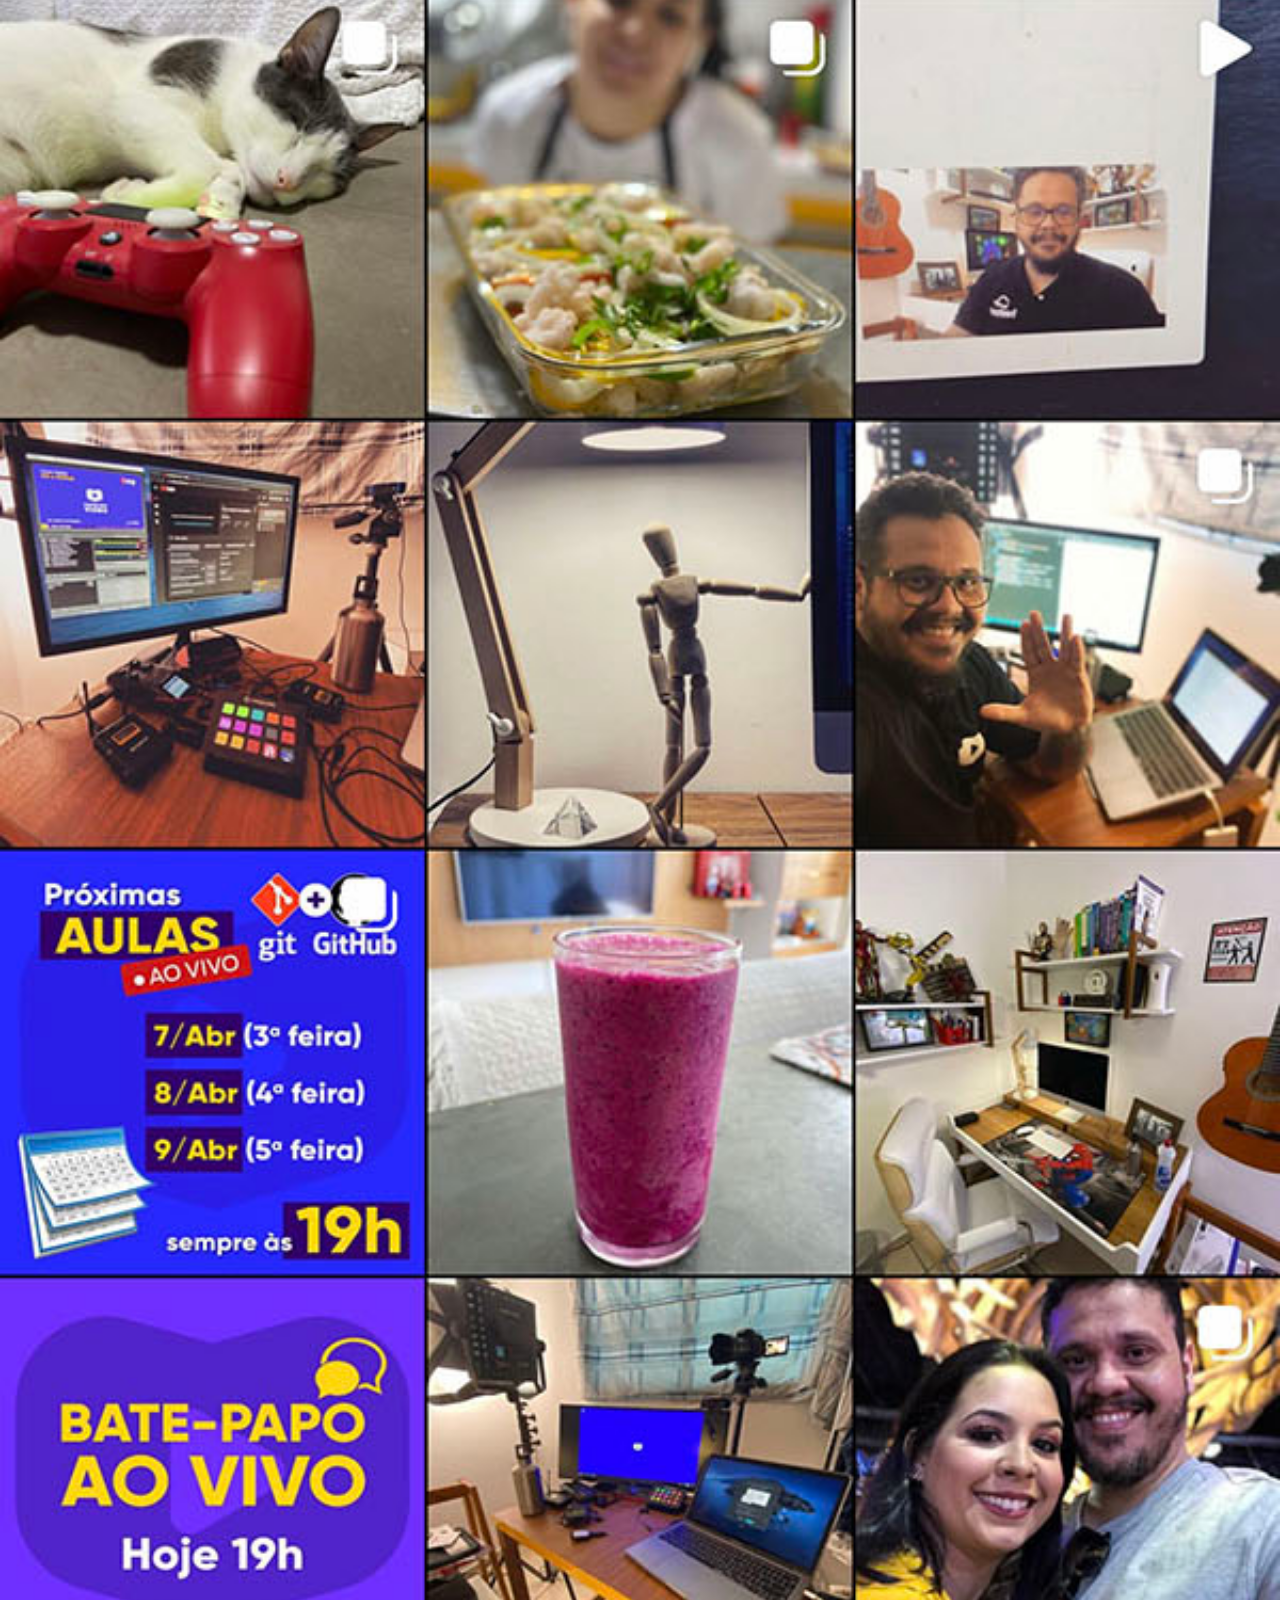
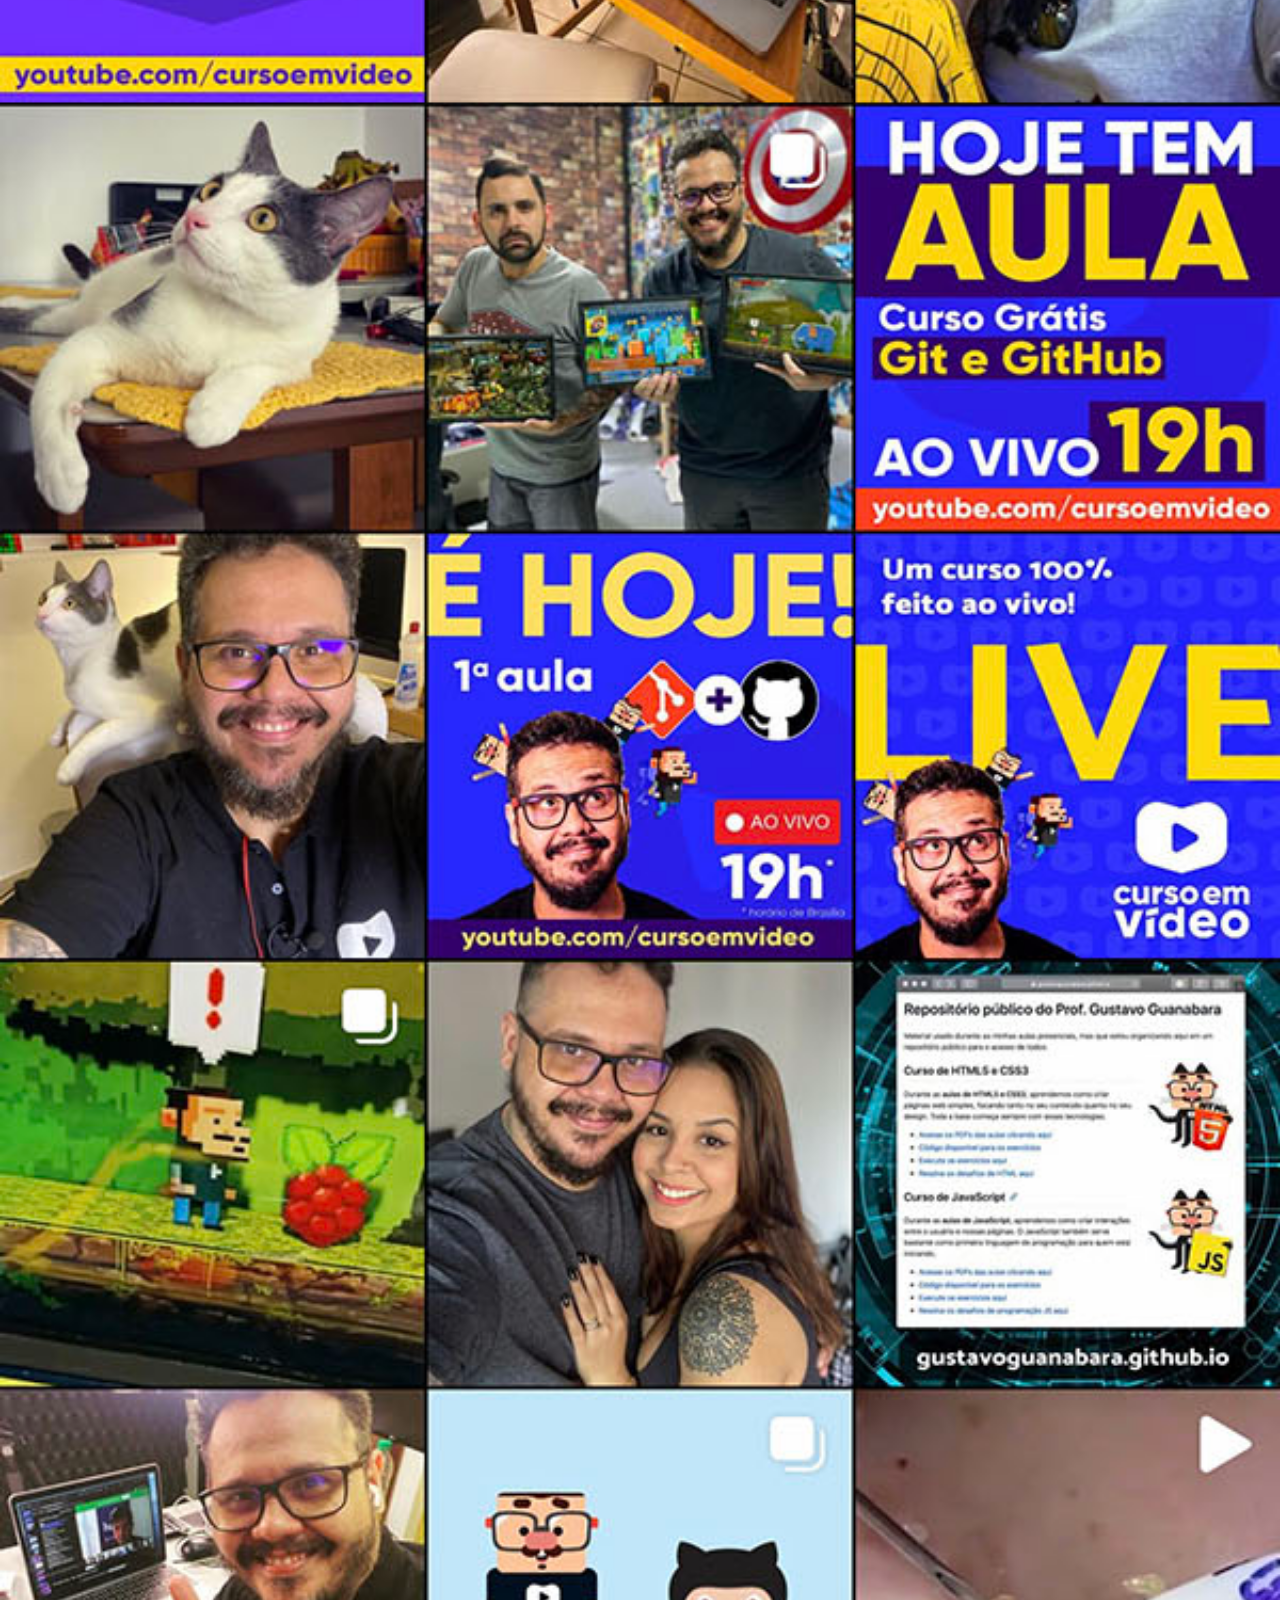
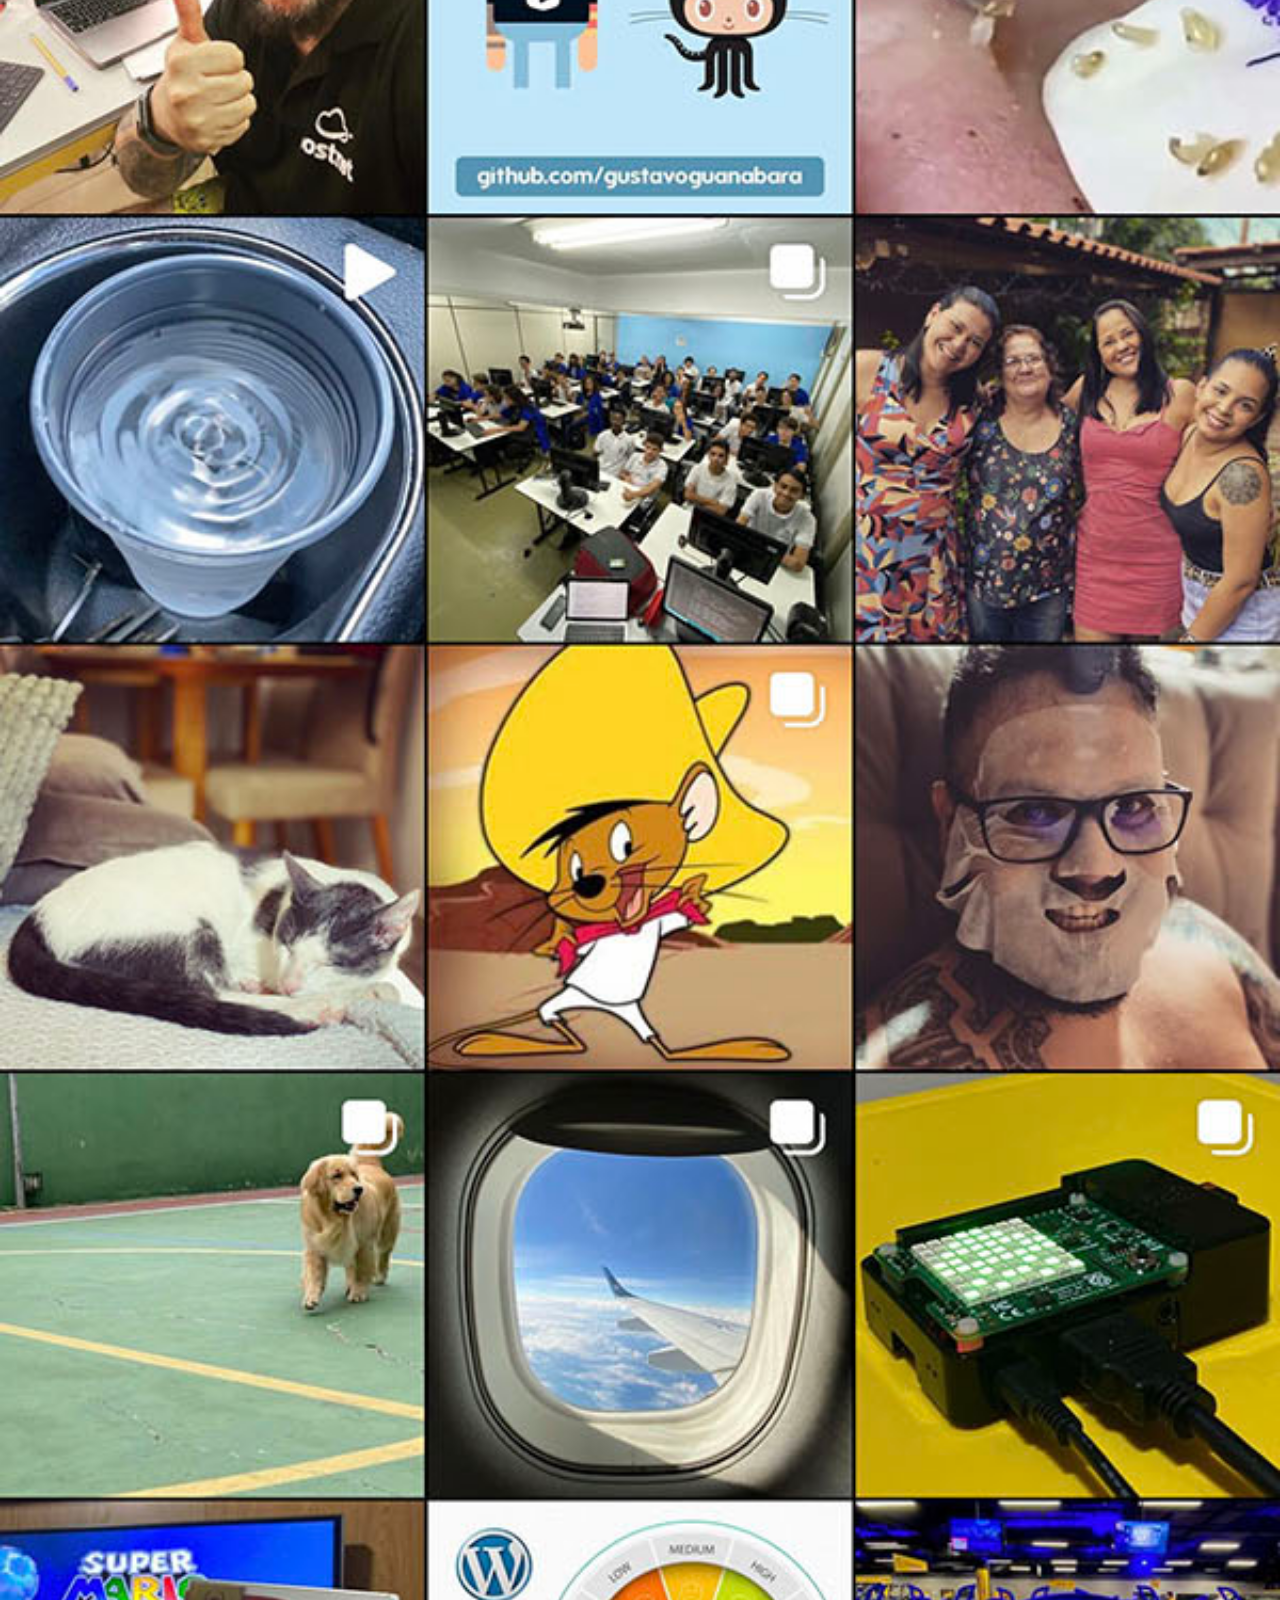
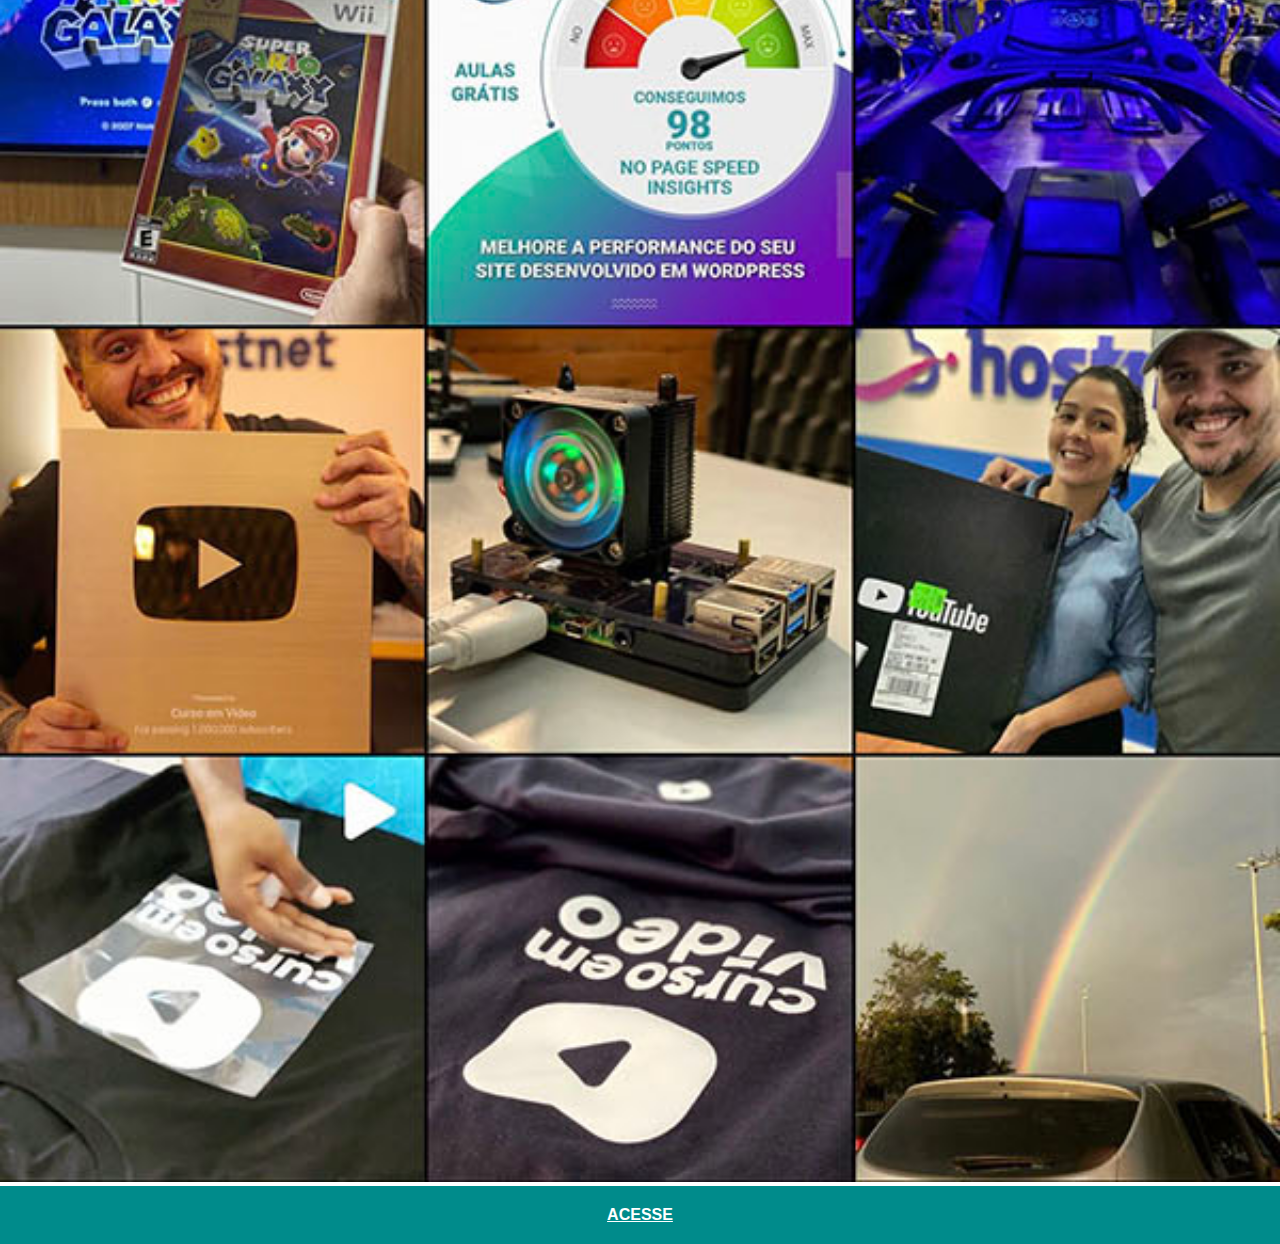
<file: ista.html>
<!DOCTYPE html>
<html lang="pt-br">
<head>
    <meta charset="UTF-8">
    <meta name="viewport" content="width=device-width, initial-scale=1.0">
    <title>istagram</title>
    <link rel="stylesheet" href="estilo/social.css">
</head>
<body>
    <img src="imagens/tela-instagram.jpg" alt="istagram">
    <a href="https://www.instagram.com/lucaslima4444/" target="_blank">ACESSE</a>
</body>
</html>
</file>
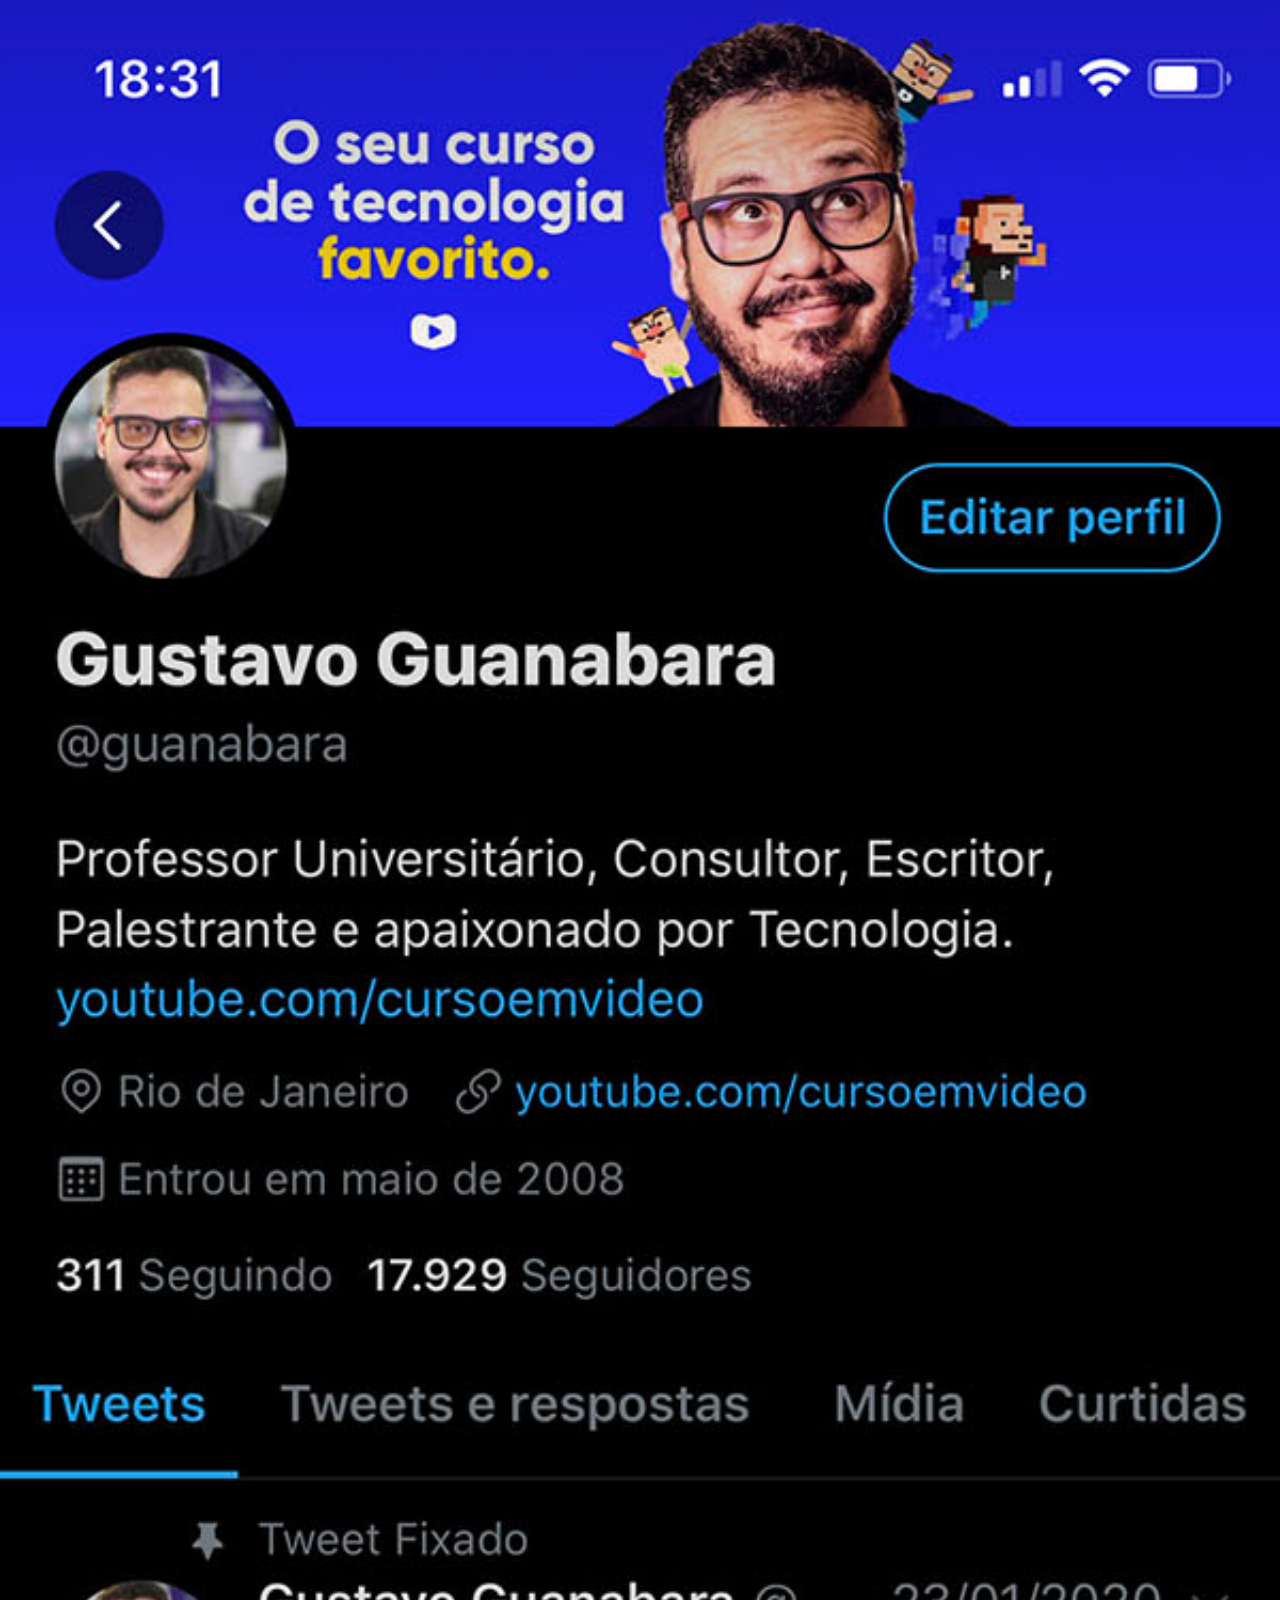
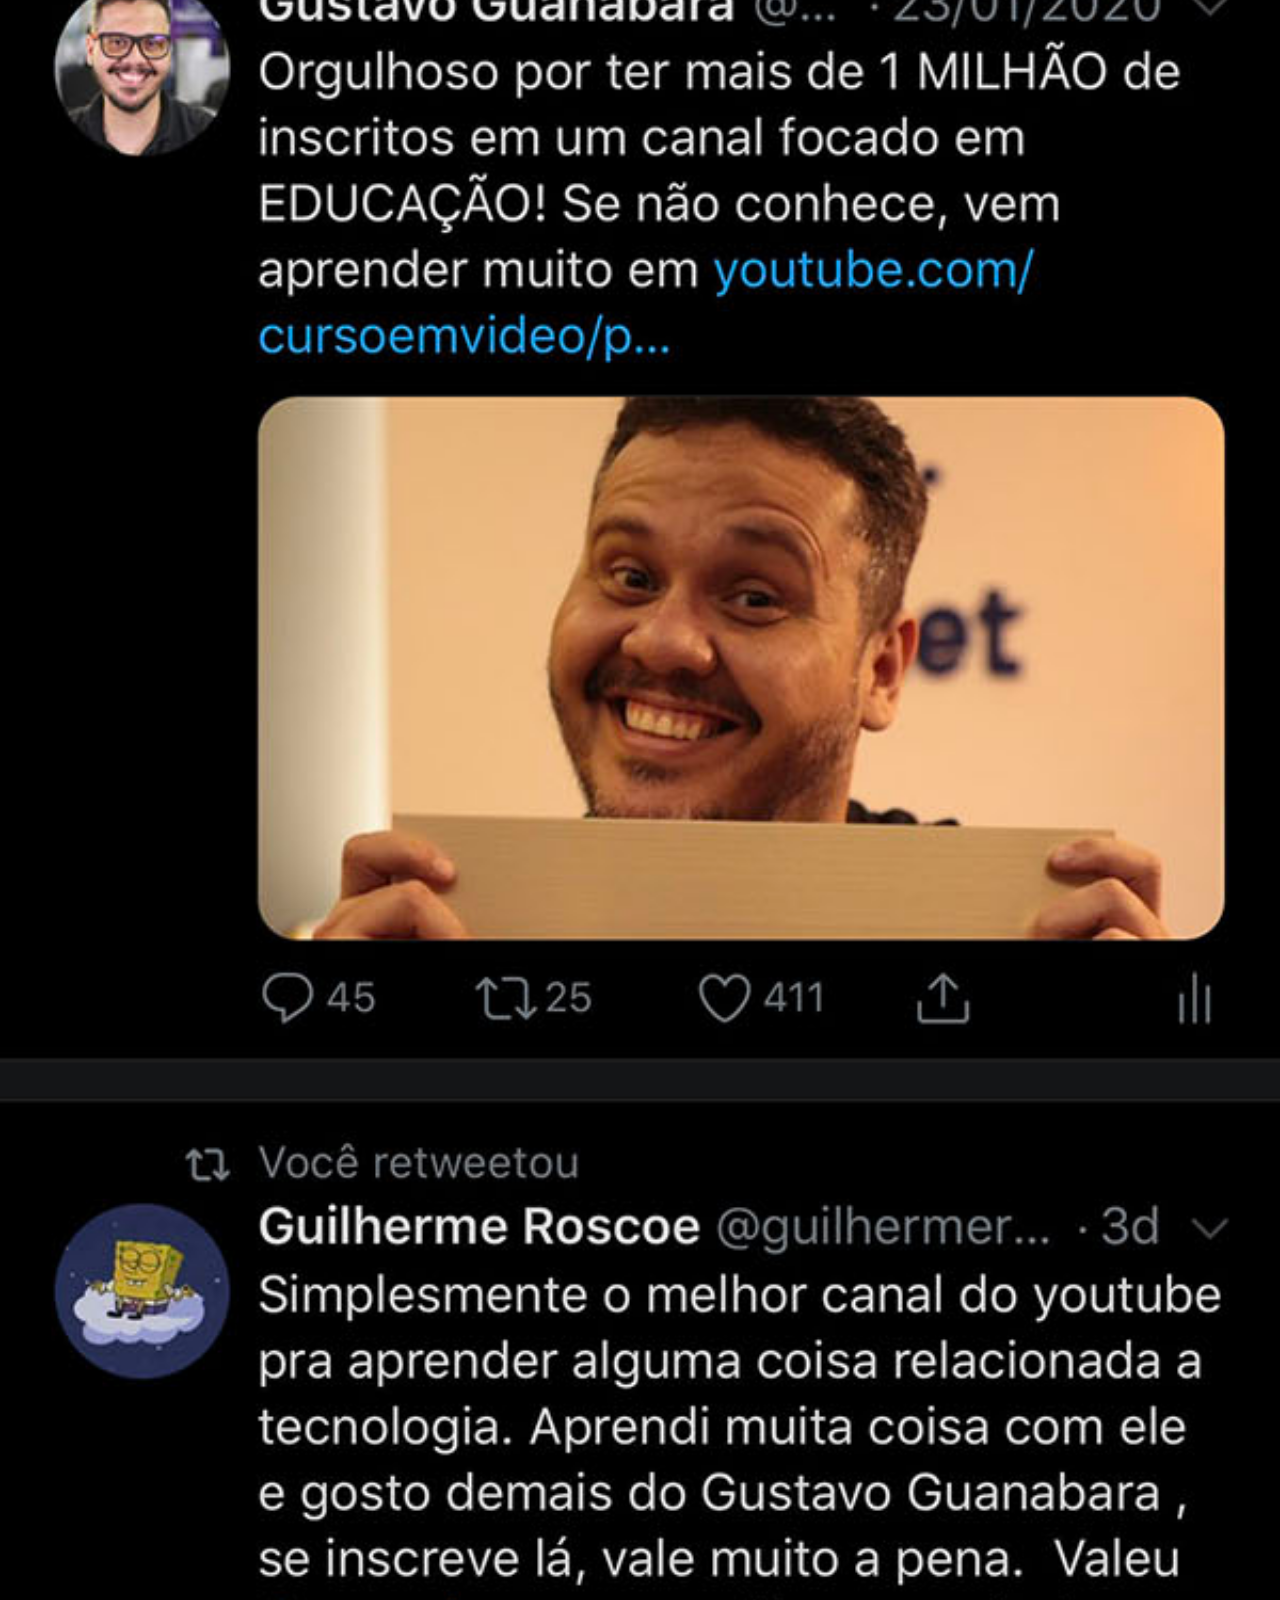
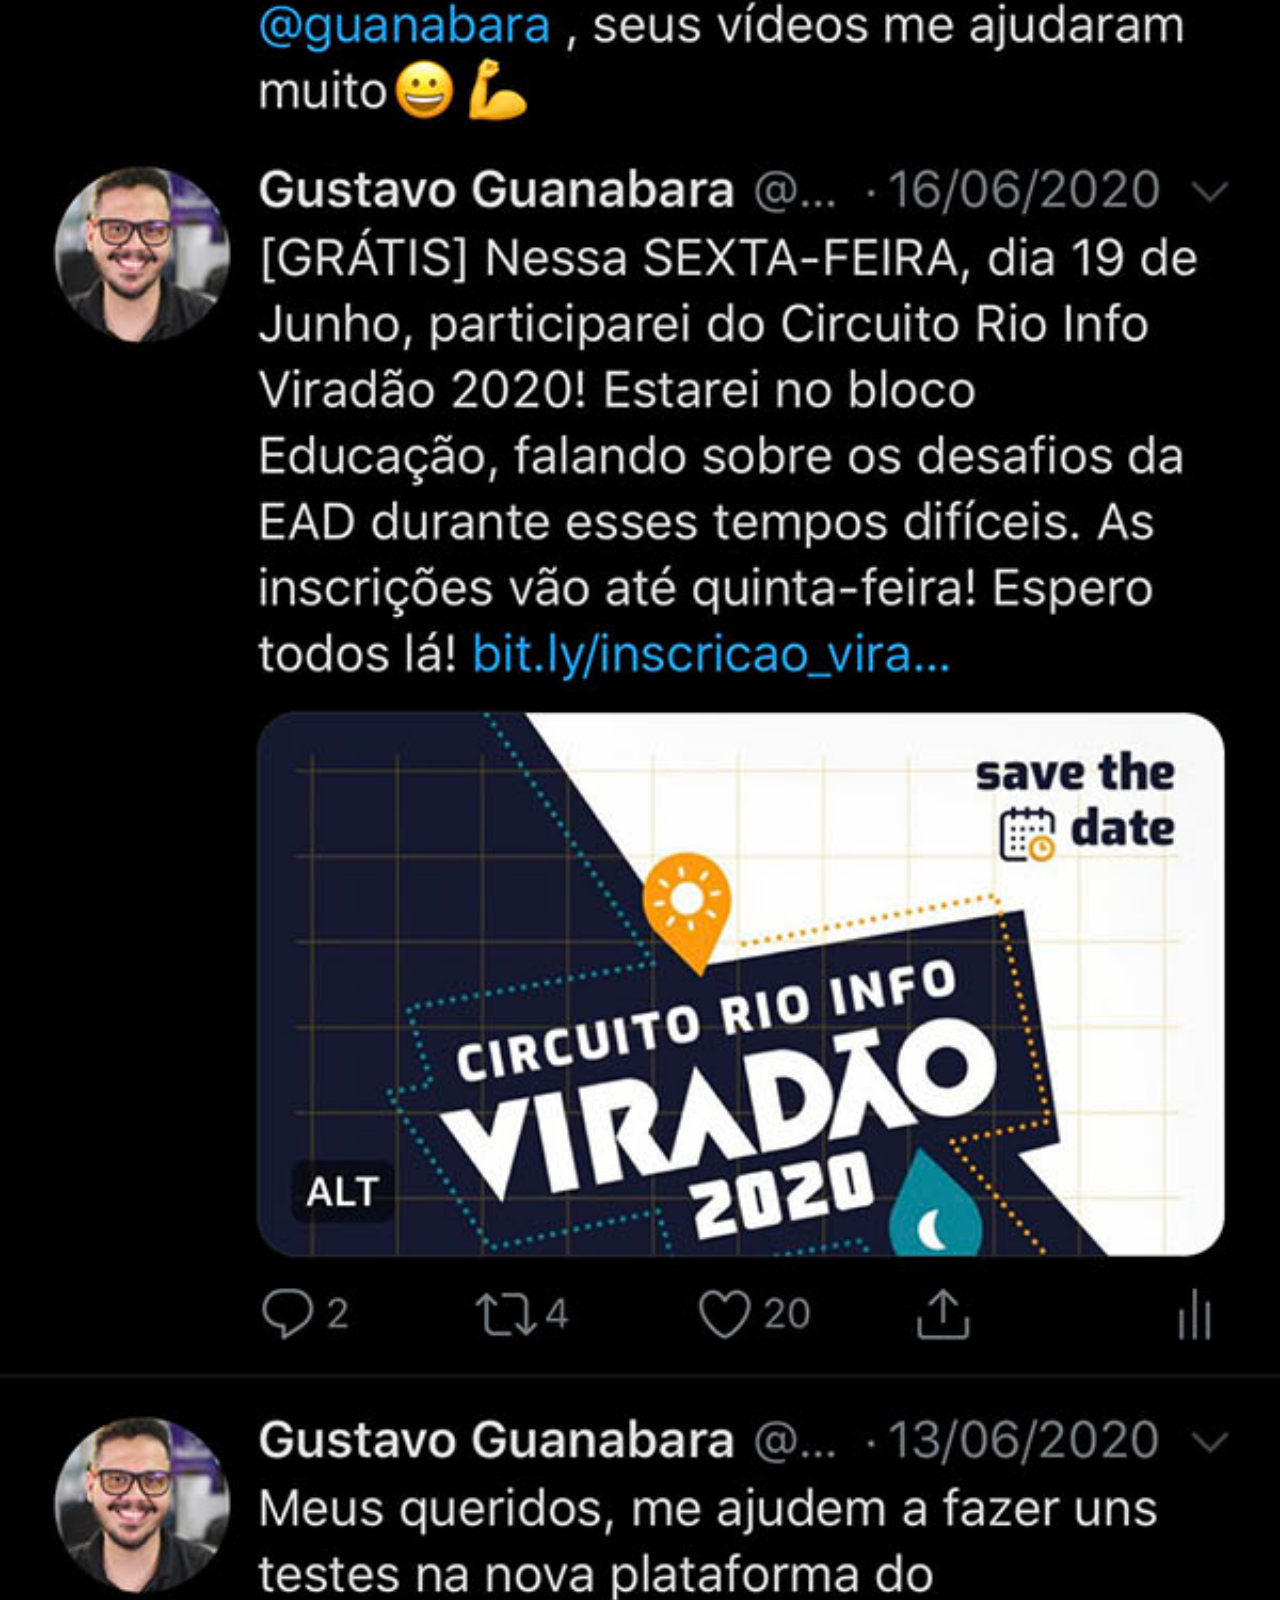
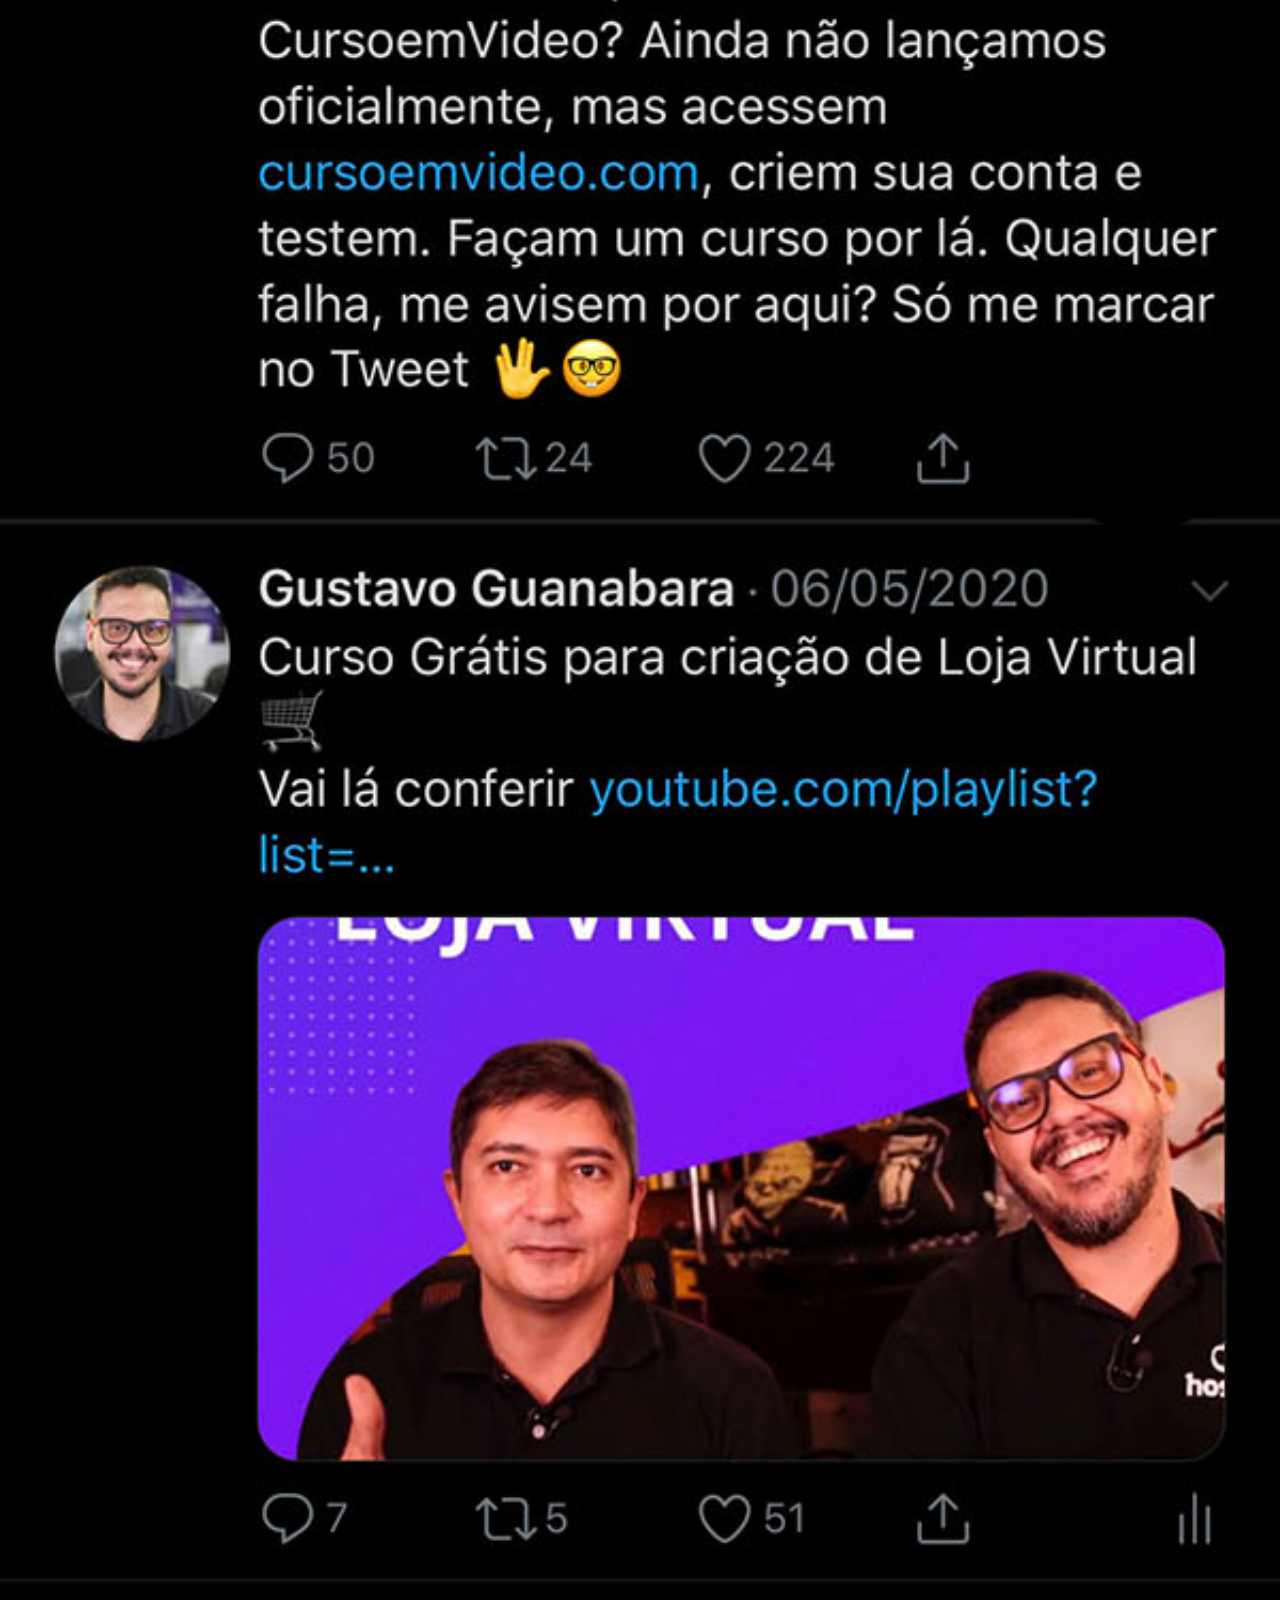
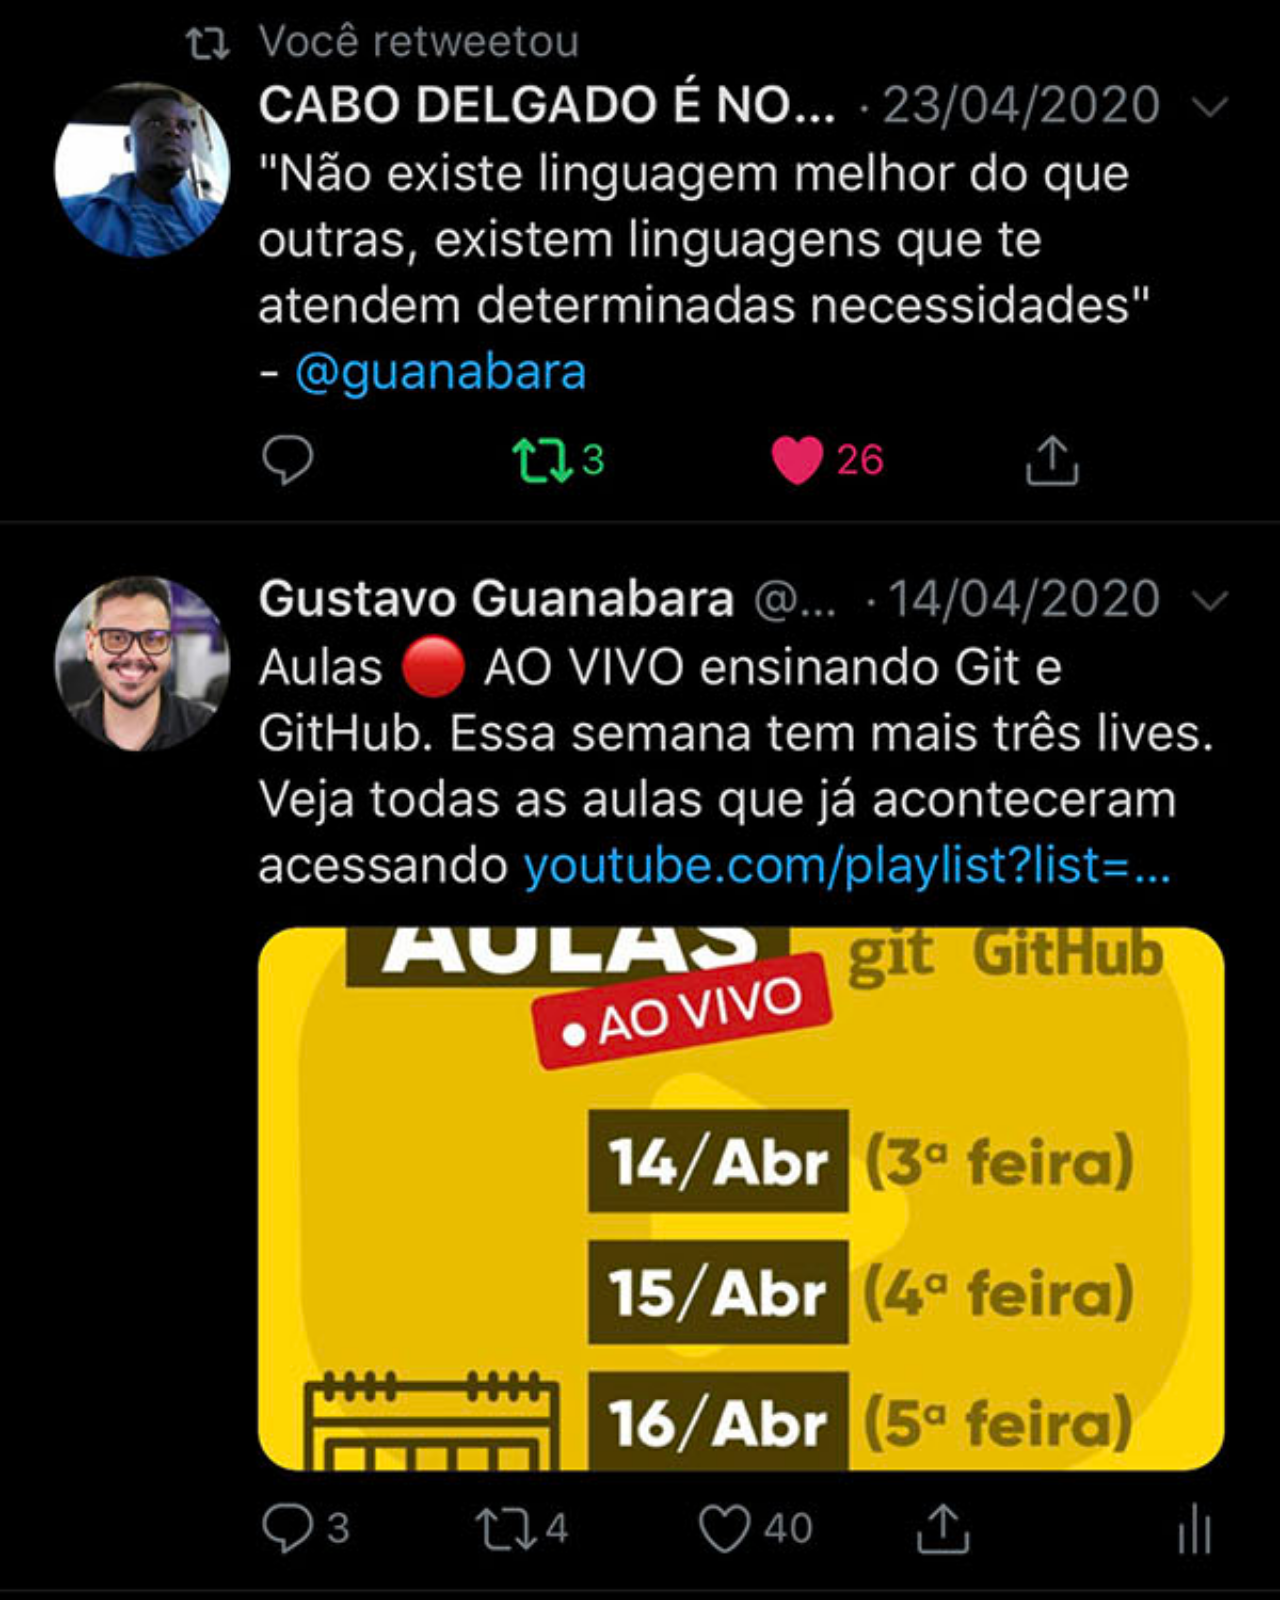
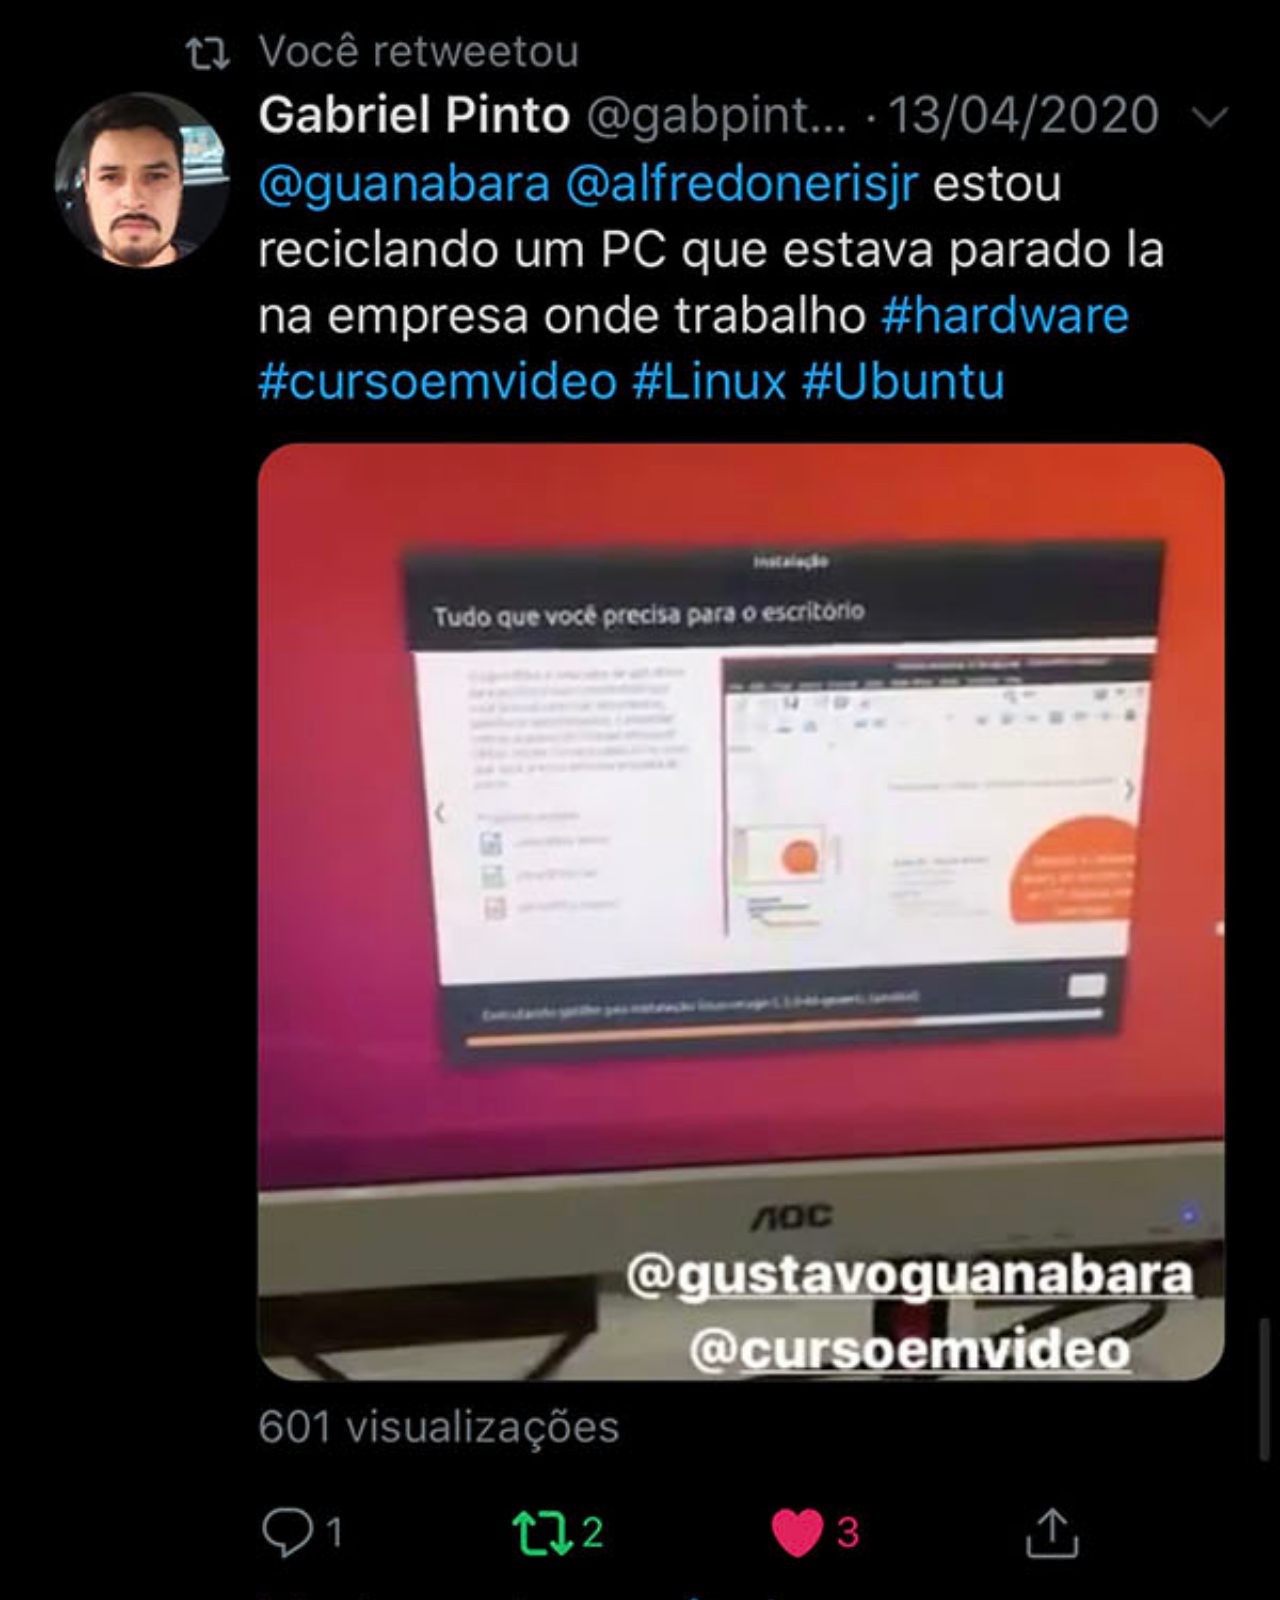
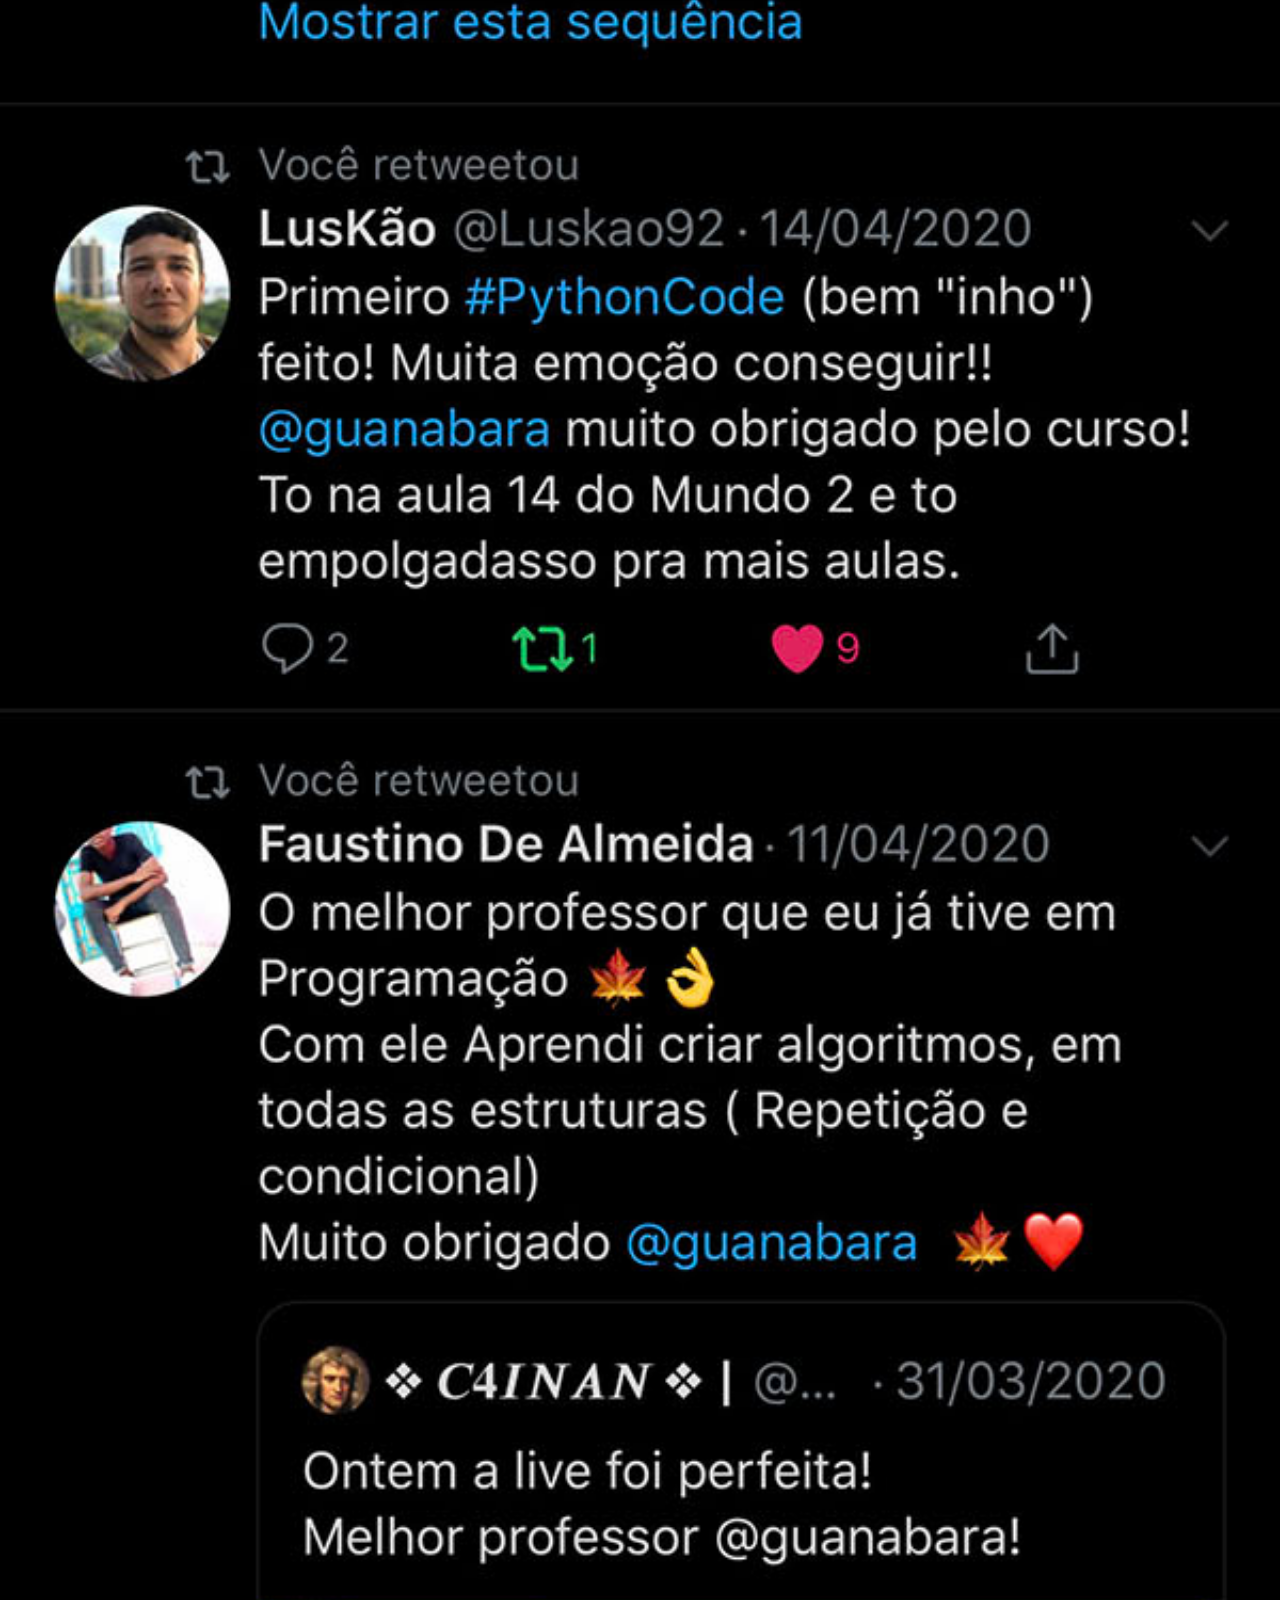
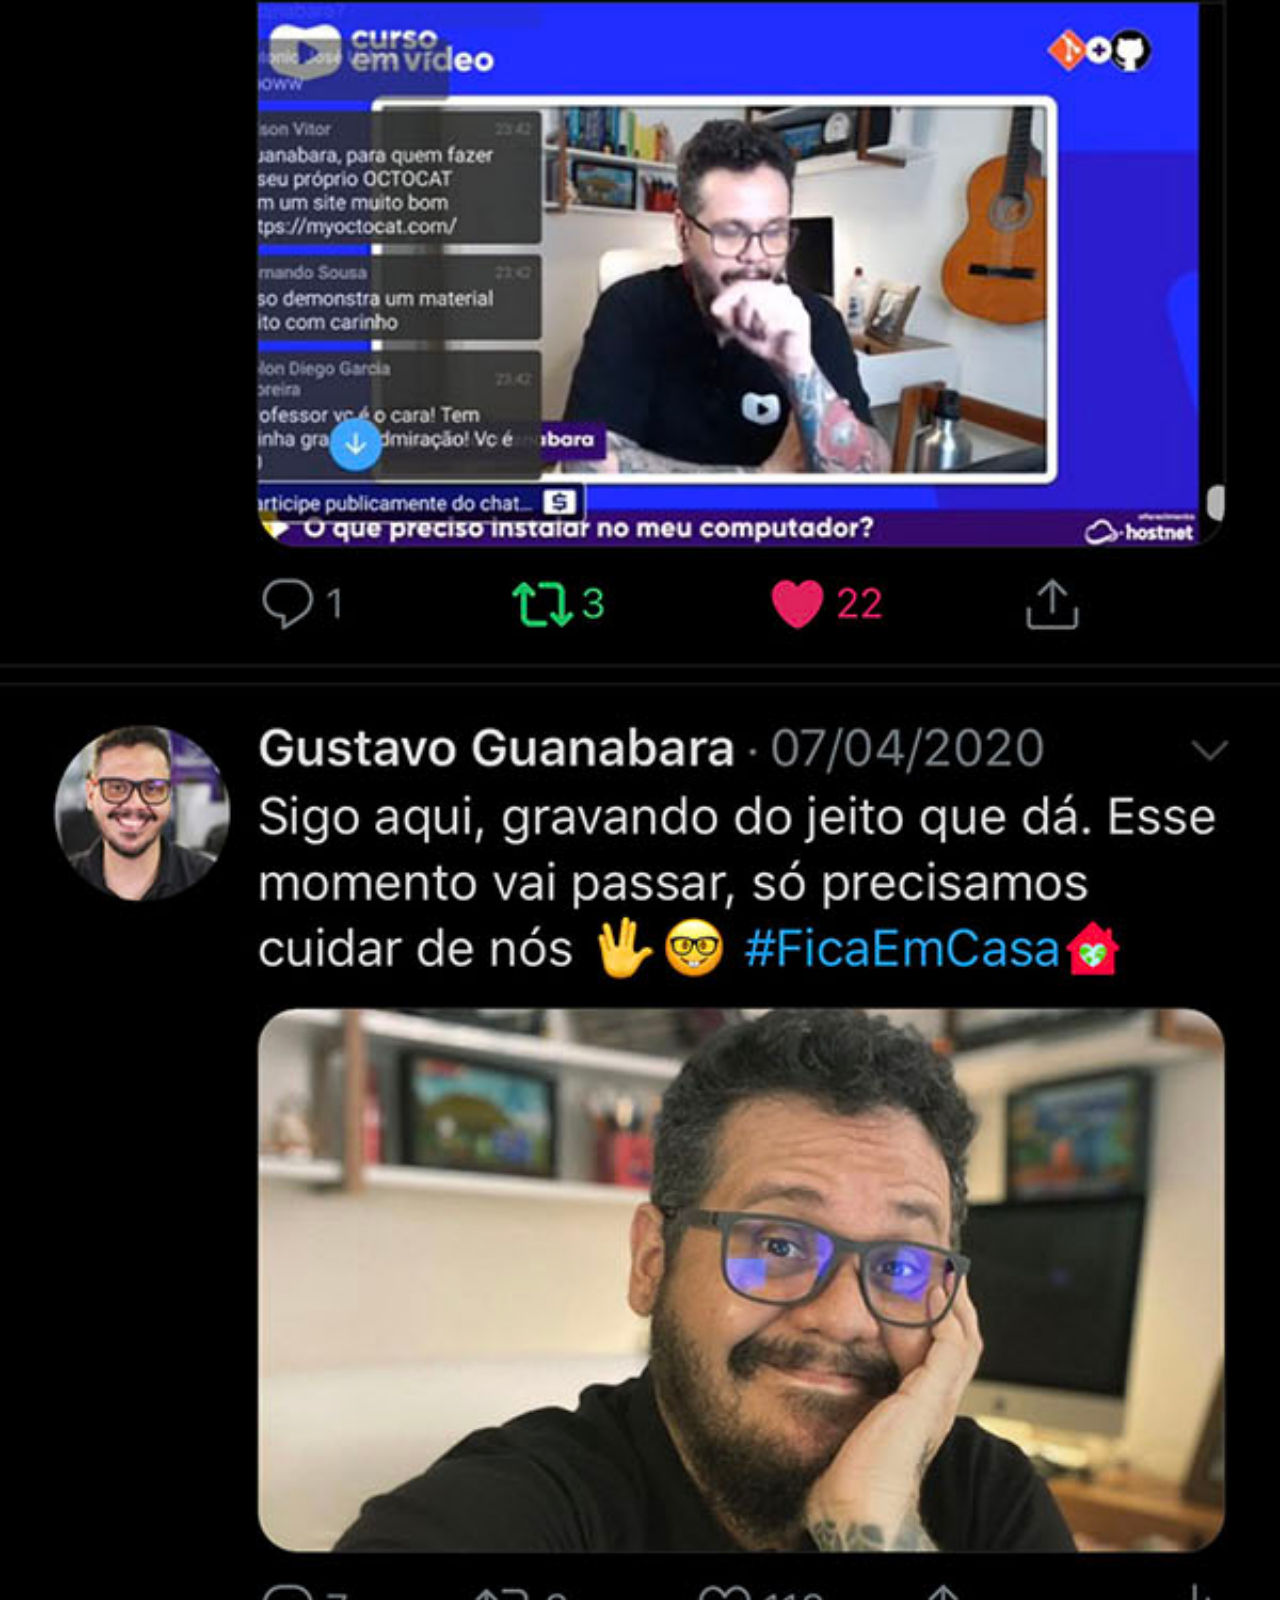
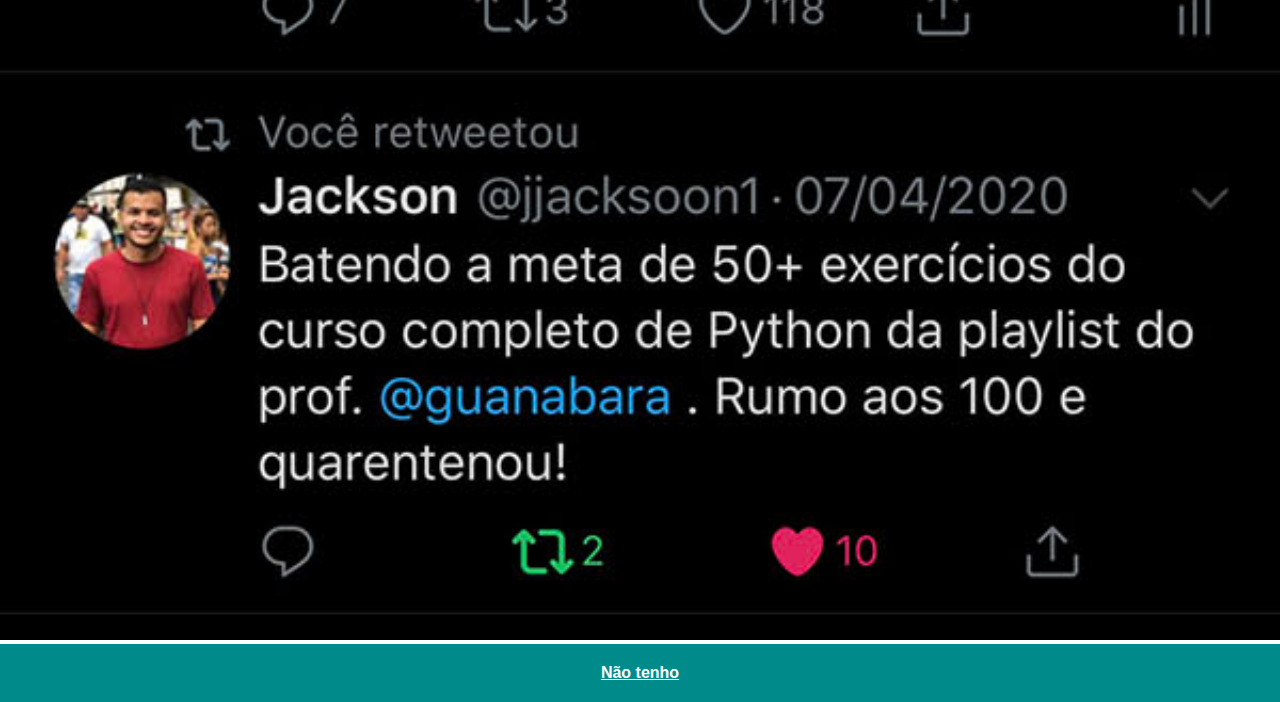
<file: twiter.html>
<!DOCTYPE html>
<html lang="pt-br">
<head>
    <meta charset="UTF-8">
    <meta name="viewport" content="width=device-width, initial-scale=1.0">
    <title>twirter</title>
    <link rel="stylesheet" href="estilo/social.css">
</head>
<body>
    <img src="imagens/tela-twitter.jpg" alt="">
    <a href="#">Não tenho</a>
</body>
</html>
</file>
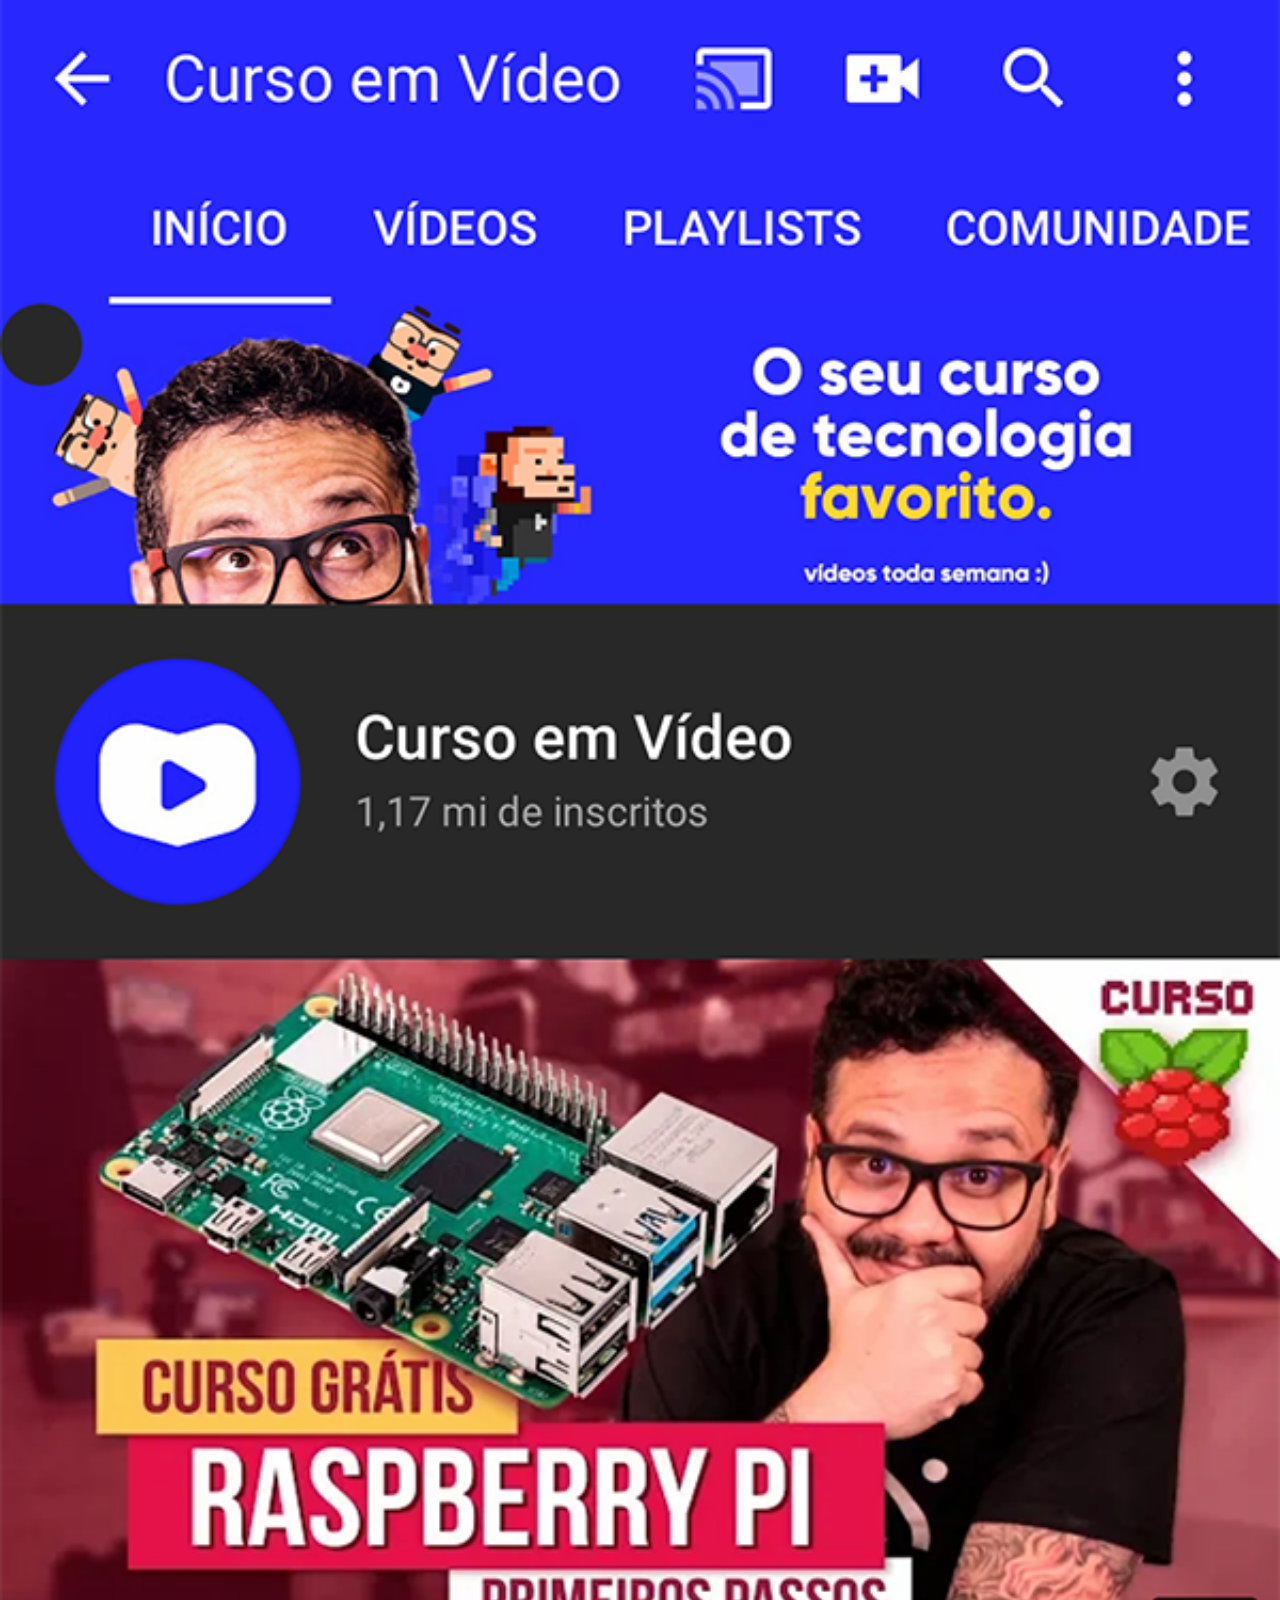
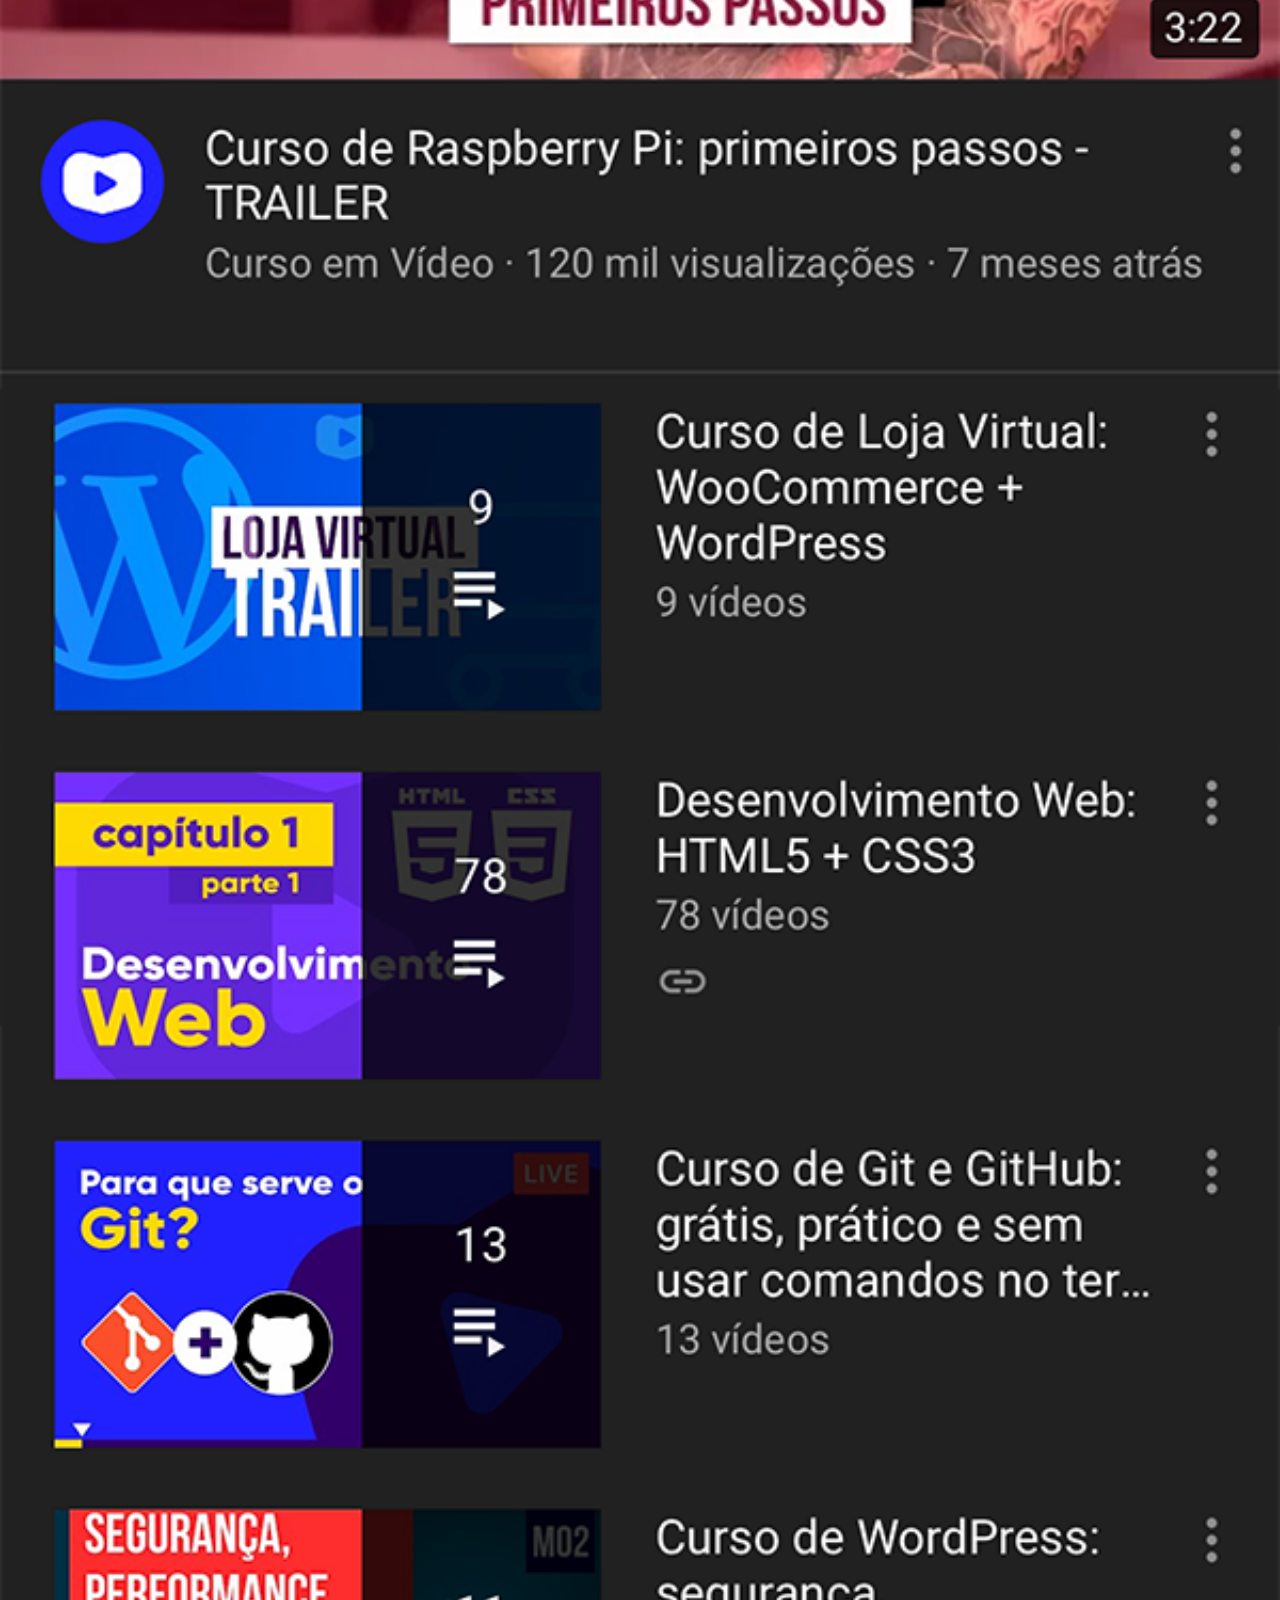
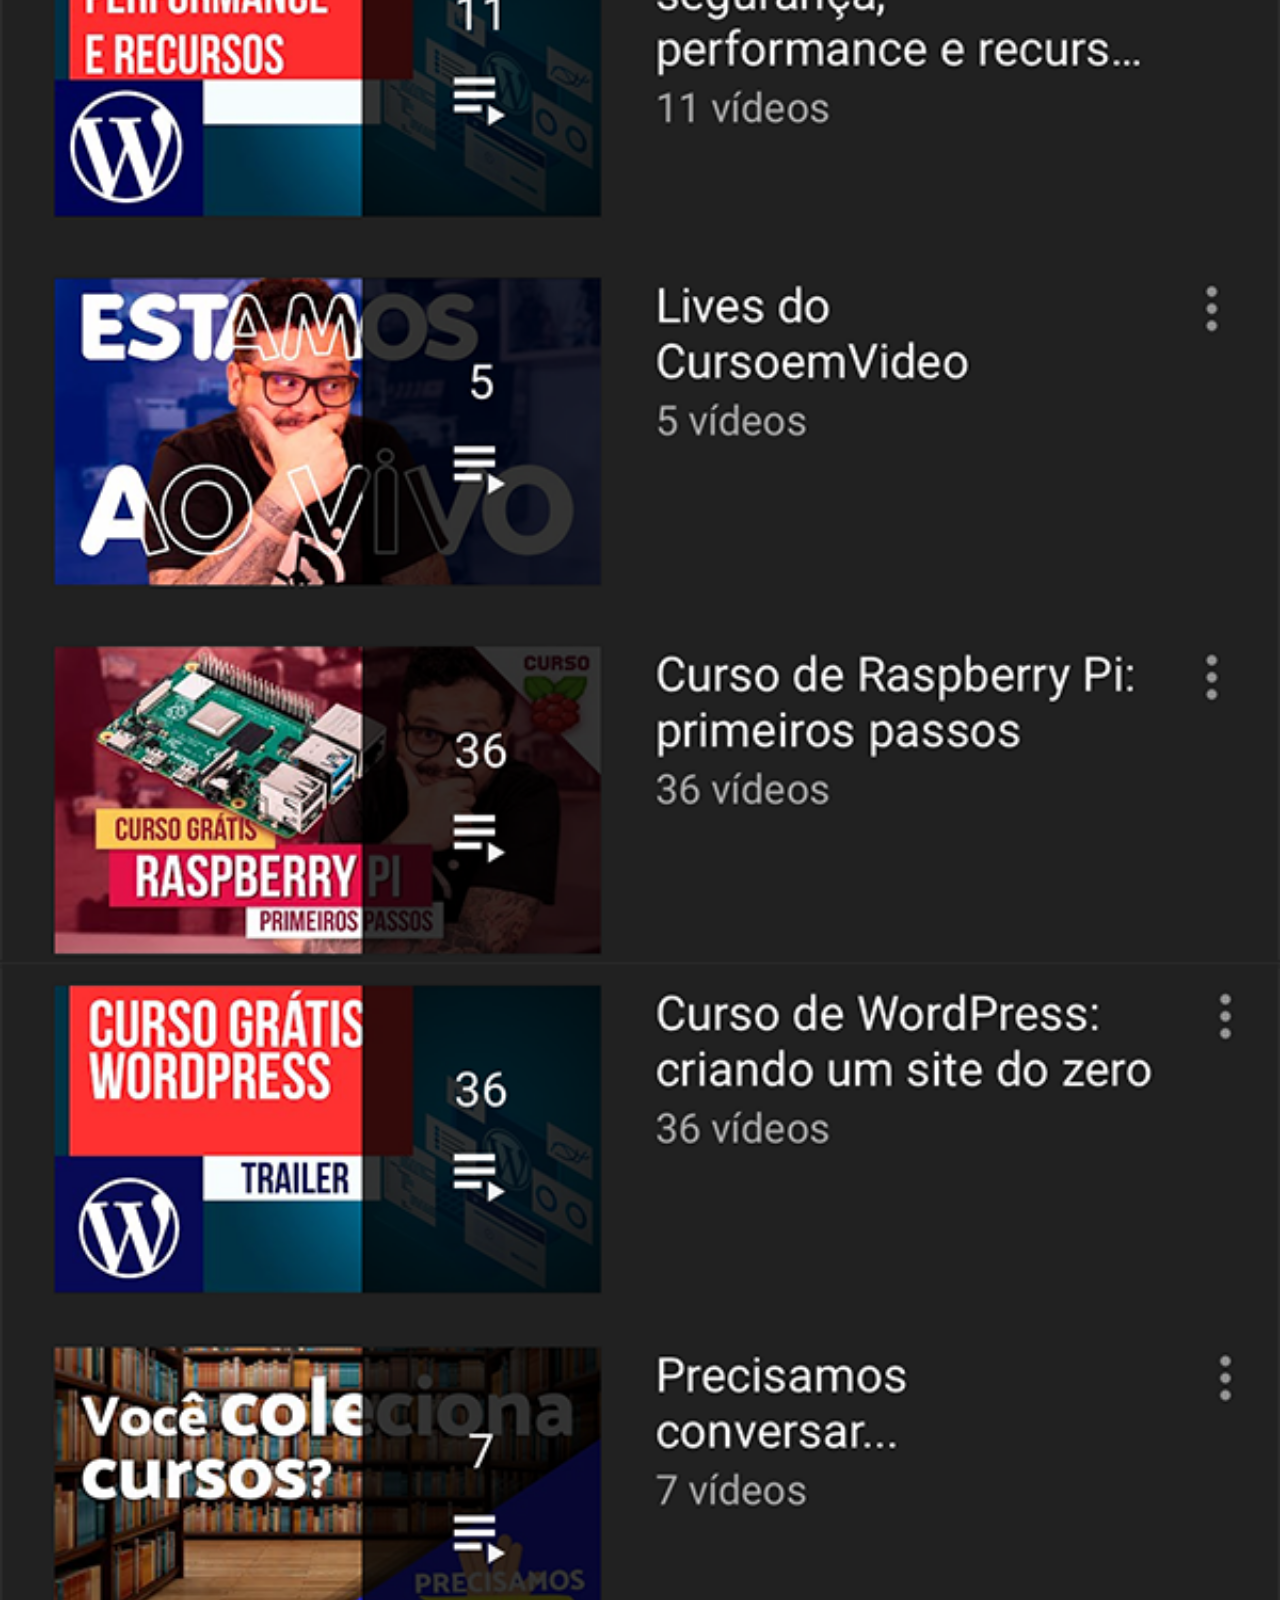
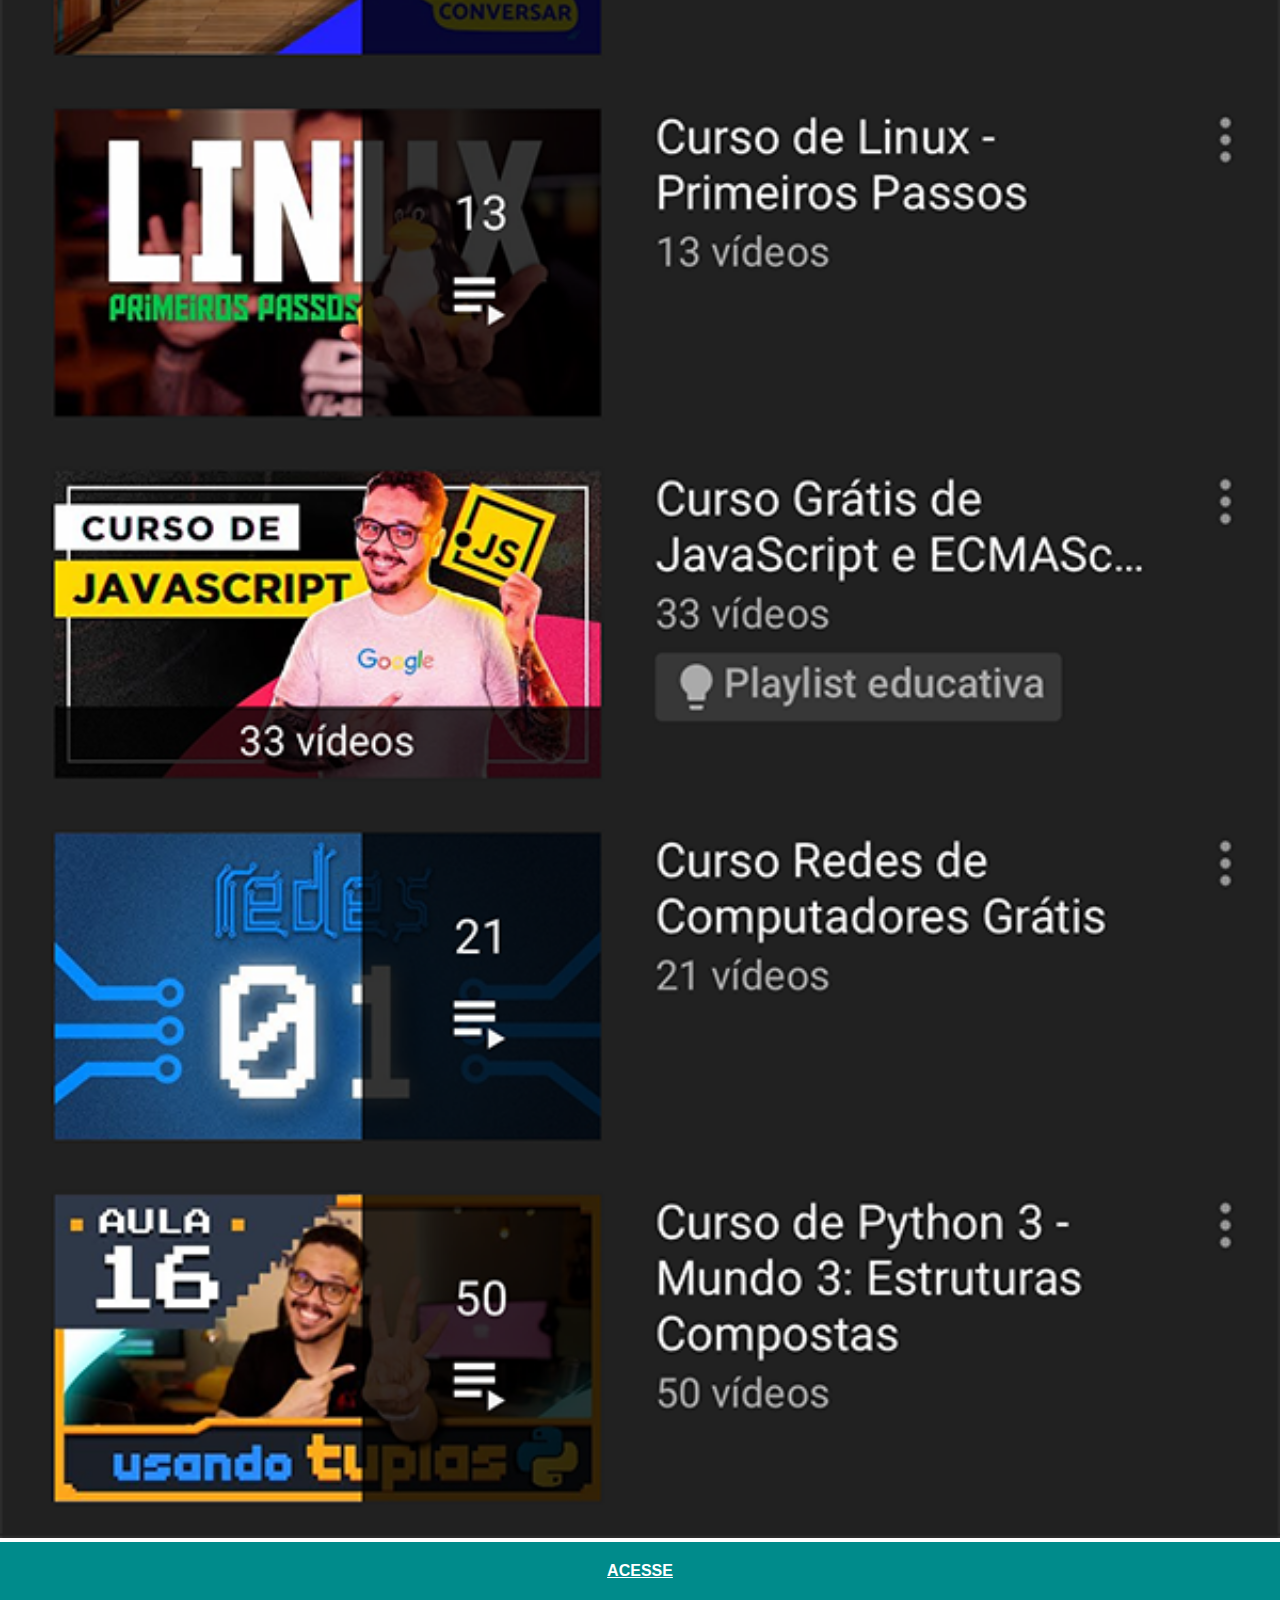
<file: yout.html>
<!DOCTYPE html>
<html lang="pt-br">
<head>
    <meta charset="UTF-8">
    <meta name="viewport" content="width=device-width, initial-scale=1.0">
    <title>meu youtubr</title>
    <link rel="stylesheet" href="estilo/social.css">
</head>
<body>
    <img src="imagens/tela-youtube.png" alt="youtube">
    <a href="https://www.youtube.com/@lucaslima8841/playlists" target="_blank">ACESSE</a>
</body>
</html>
</file>
<file: estilo/style.css>
@charset "URL-8";

* {
    margin: 0px;
    padding: 0px;
    font-family: Arial, Helvetica, sans-serif;
}
html, body{
    height: 100vh;
    width: 100vw;
    
}
body{
    background: url('../imagens/fundo-madeira.jpg') no-repeat top center ;
    background-size:cover ;
    background-attachment: fixed;
}
main{
    position: relative;
    height: 100vh;
}
section#telefone{
    position: absolute;
    top: 50%;
    left: 50%;

    transform: translate(-50%, -50%);

    height: 627px;
    width: 311px;
    background-image: url('../imagens/frame-iphone.png');
}
</file>
<file: estilo/social.css>
* {
    margin: 0px;
    padding: 0px;
}
::-webkit-scrollbar{
    width: 0px;
    height: 0px;
}
img{
    width: 100vw;
}
a{
    font-family: Arial, Helvetica, sans-serif;
    display: block;
    padding: 20px;
    background-color: darkcyan;
    color: white;
    text-align: center;
    font-weight: bold;
}
</file>
